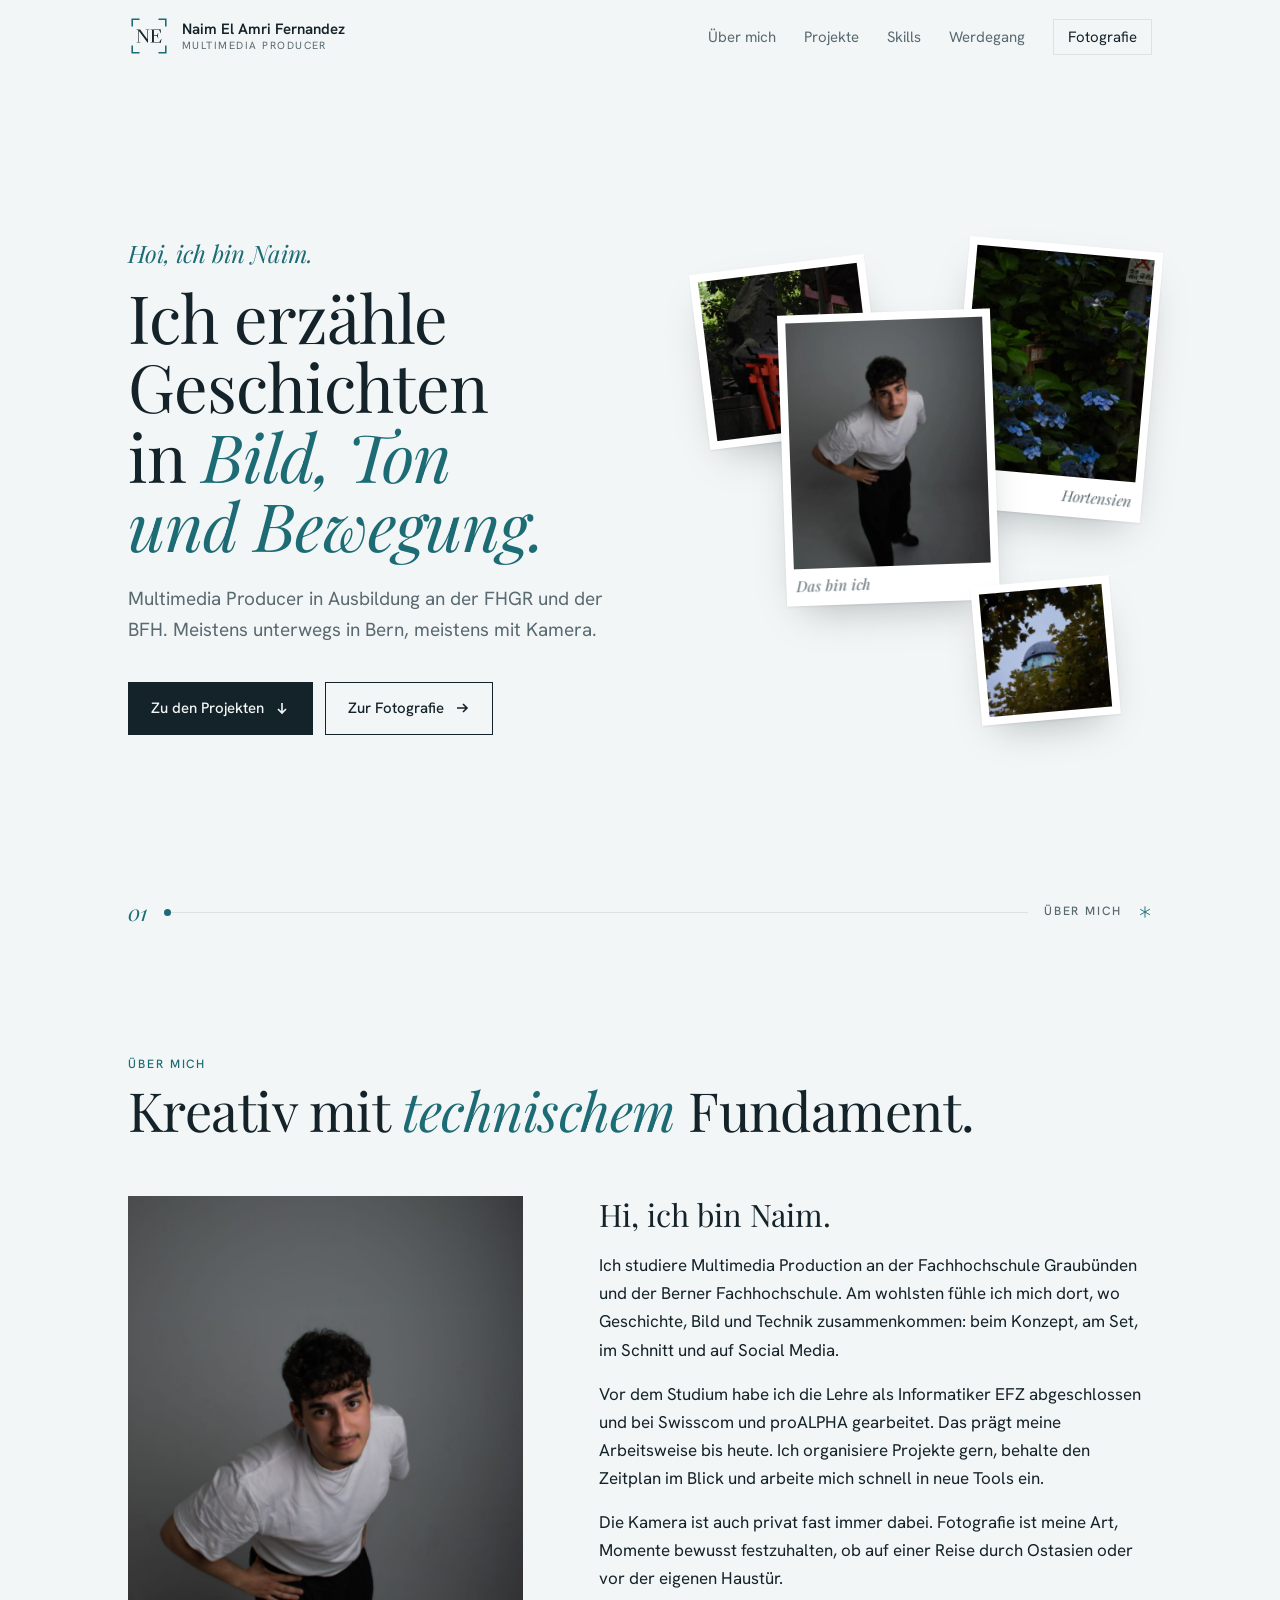
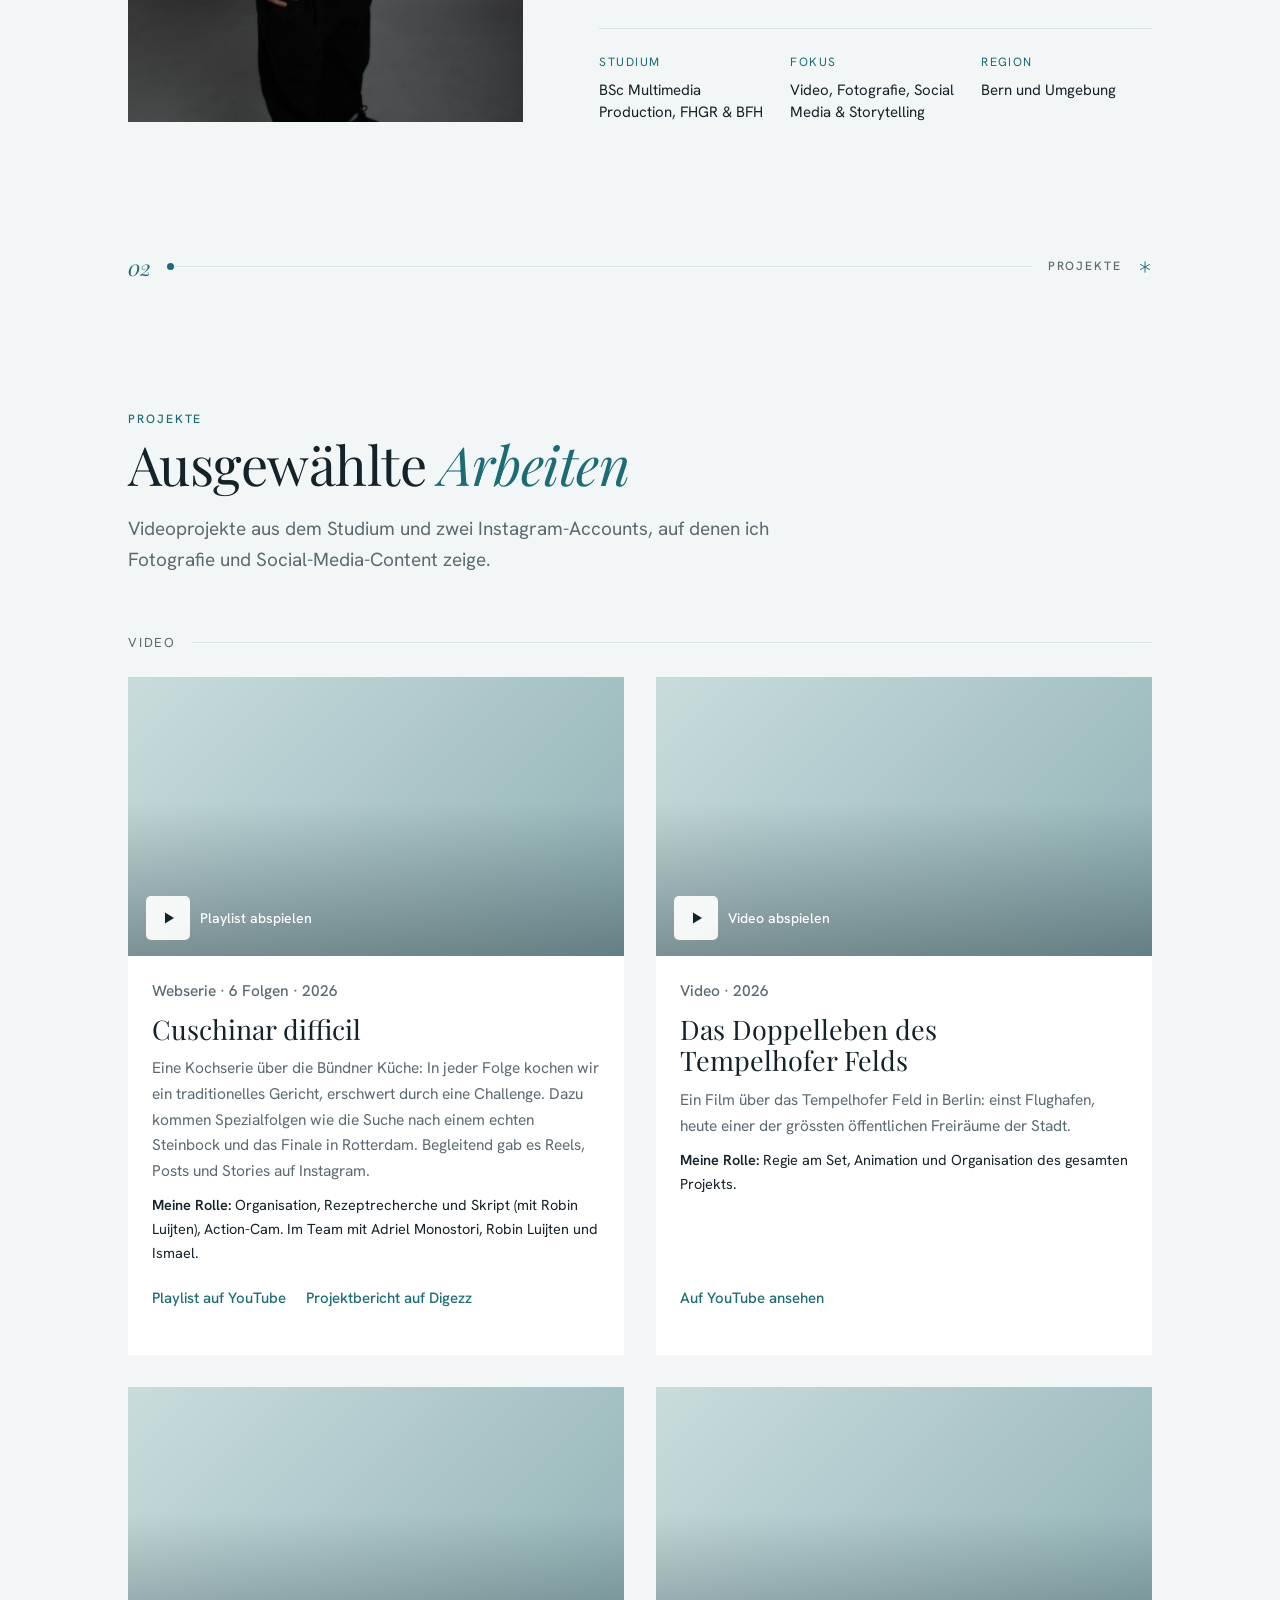
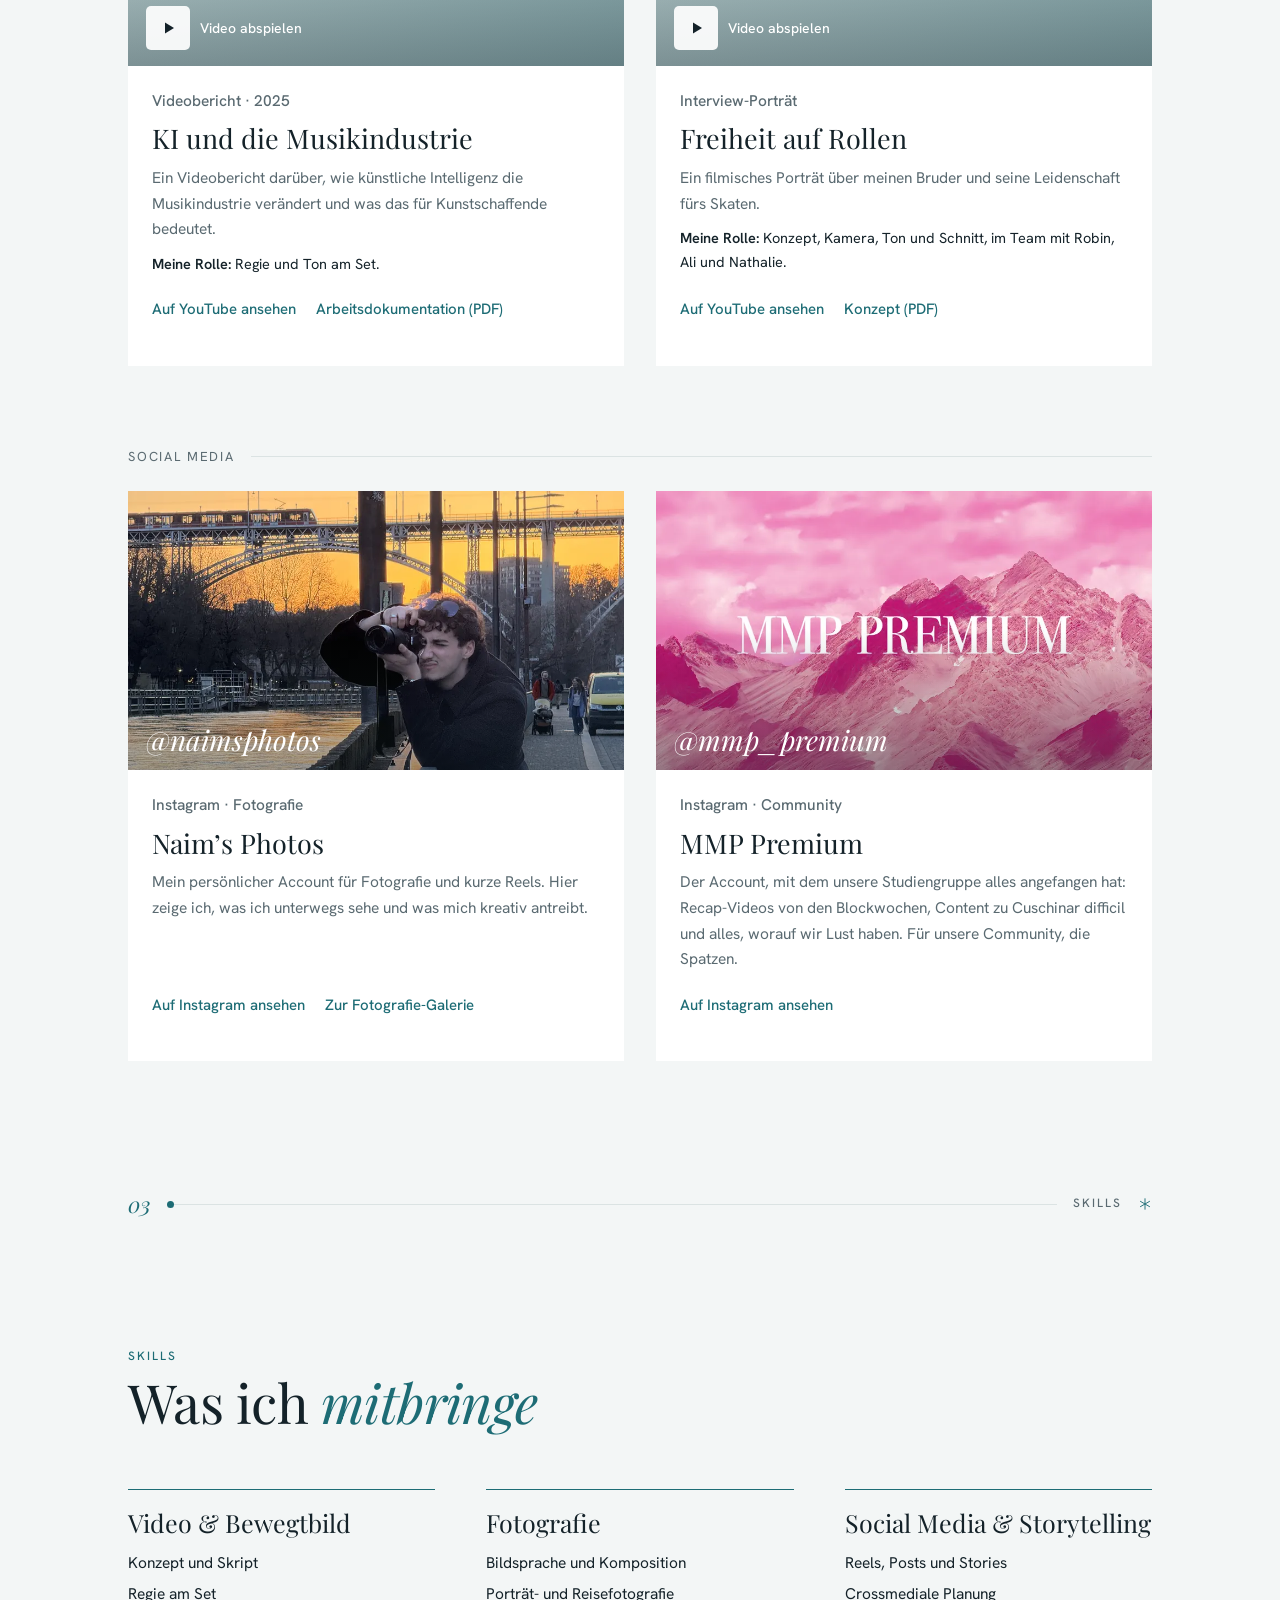
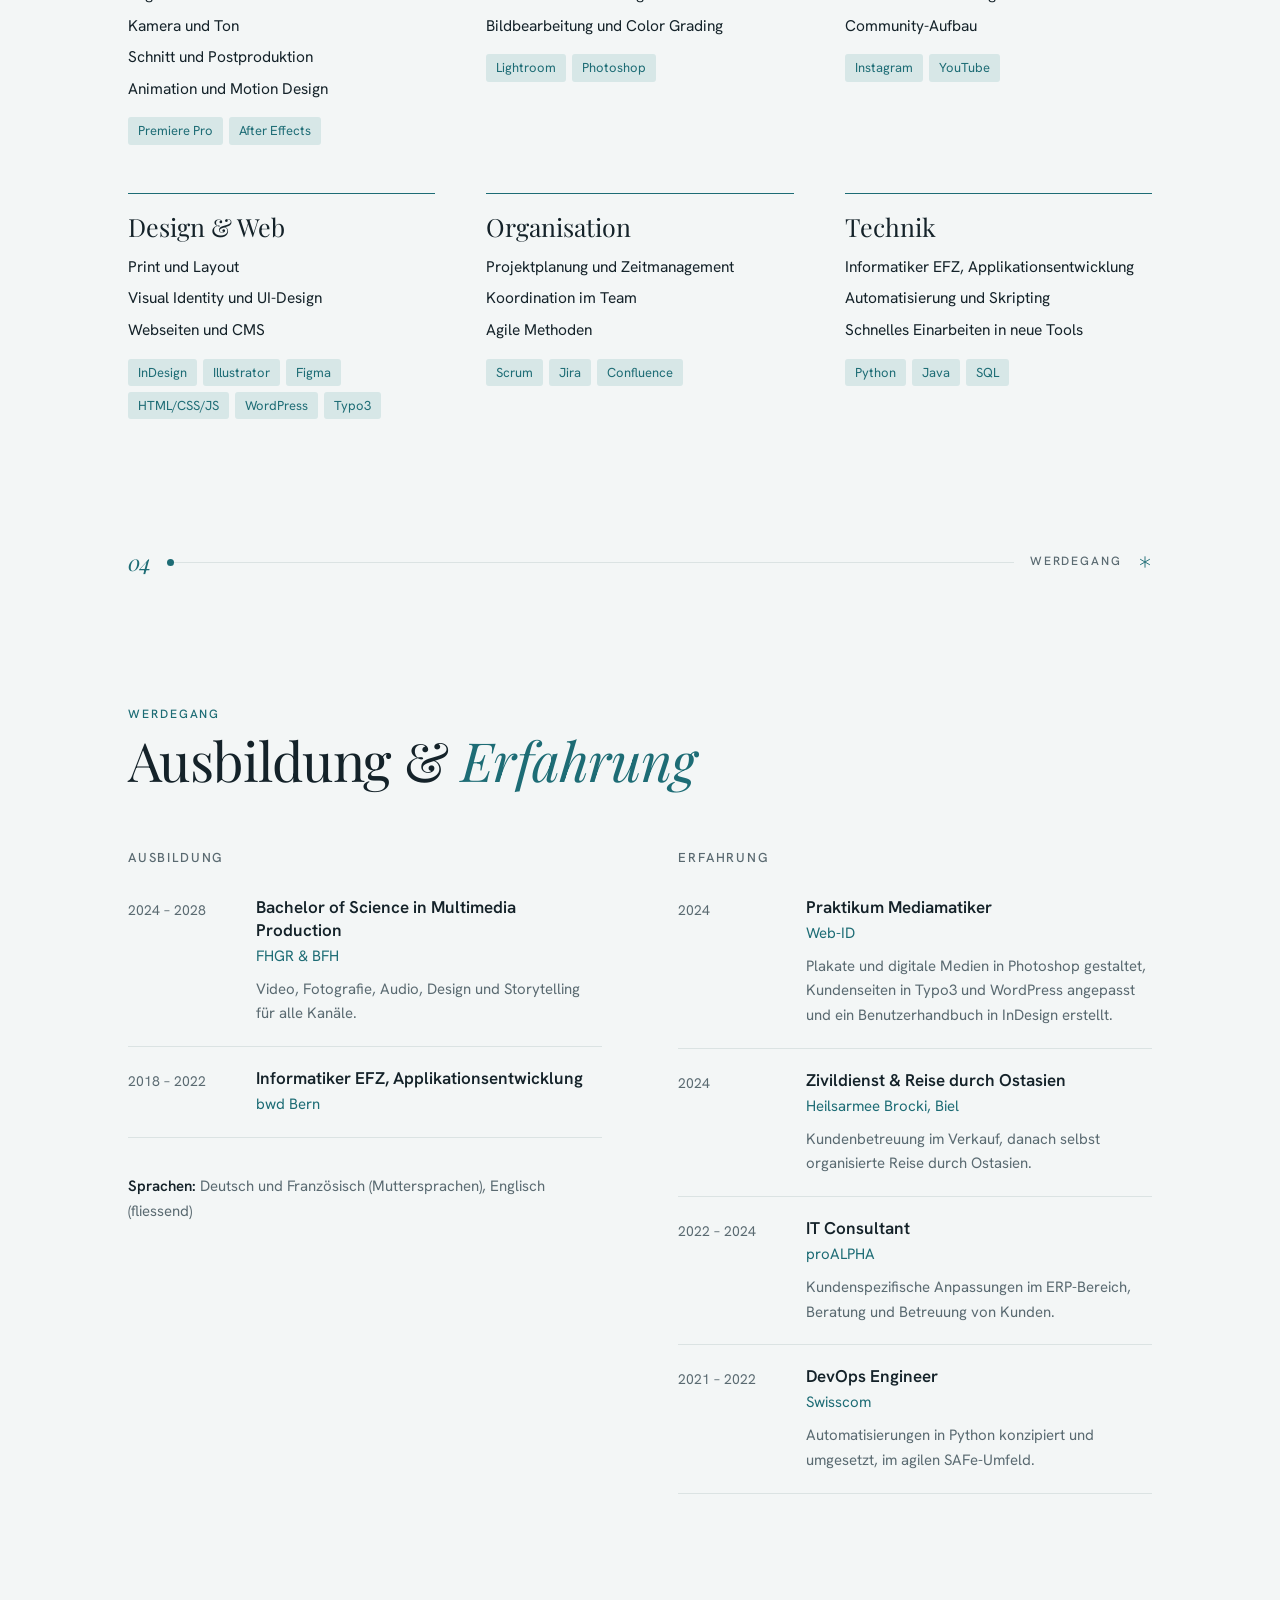
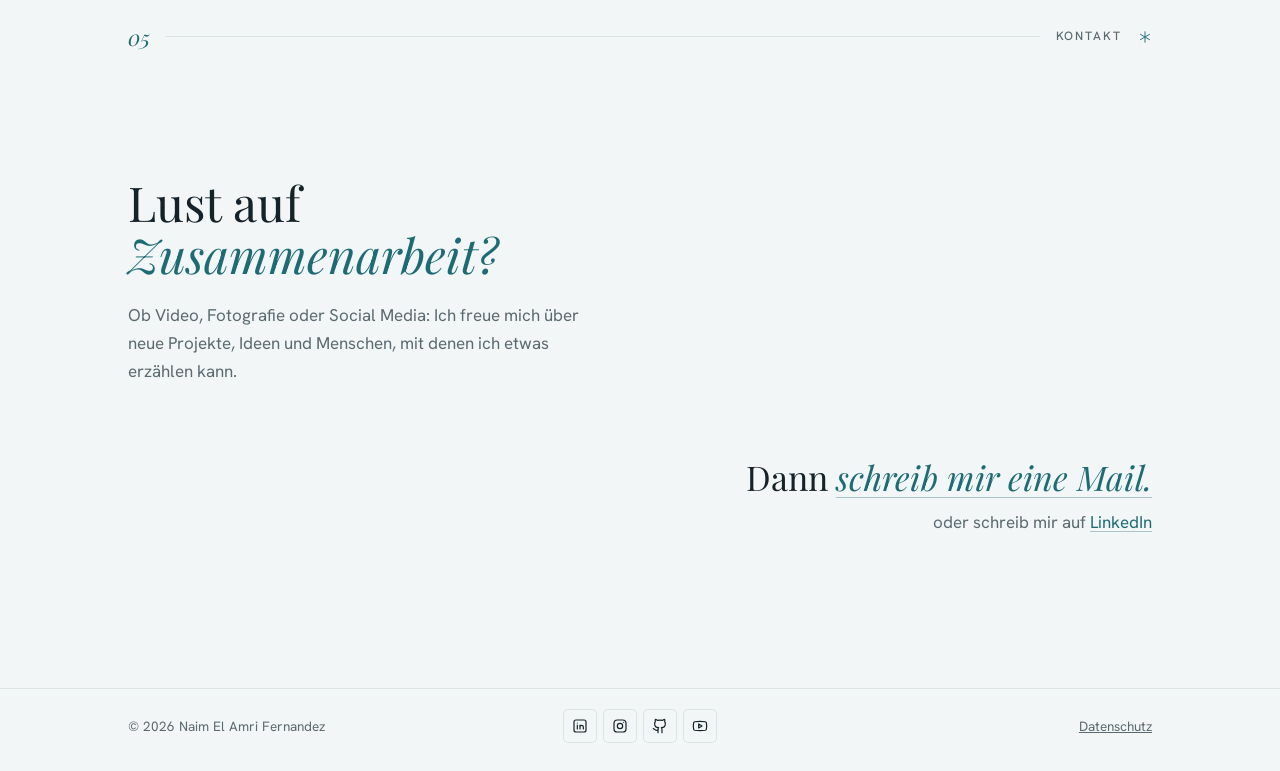
<file: index.html>
<!DOCTYPE html>
<html lang="de-CH">
  <head>
    <meta charset="UTF-8" />
    <meta name="viewport" content="width=device-width, initial-scale=1.0" />
    <title>Naim El Amri Fernandez</title>
    <meta
      name="description"
      content="Portfolio von Naim El Amri Fernandez: Video, Fotografie, Social Media und Storytelling. Multimedia Producer aus der Region Bern."
    />
    <meta property="og:title" content="Naim El Amri Fernandez" />
    <meta
      property="og:description"
      content="Video, Fotografie, Social Media und Storytelling aus der Region Bern."
    />
    <meta
      property="og:image"
      content="https://naimelamri.ch/img/portrait.jpg"
    />
    <meta name="theme-color" content="#f3f6f6" />
    <script
      async
      src="https://www.googletagmanager.com/gtag/js?id=G-XVXDZE1VRK"
    ></script>
    <script>
      window.dataLayer = window.dataLayer || [];
      function gtag() {
        dataLayer.push(arguments);
      }
      gtag("js", new Date());

      gtag("config", "G-XVXDZE1VRK");
    </script>
    <script>
      document.documentElement.classList.add("js");
    </script>
    <link rel="icon" href="img/favicon.svg" type="image/svg+xml" />
    <link rel="icon" href="img/favicon-32.png" type="image/png" sizes="32x32" />
    <link rel="apple-touch-icon" href="img/apple-touch-icon.png" />
    <link
      rel="preload"
      href="fonts/playfair-display-latin.woff2"
      as="font"
      type="font/woff2"
      crossorigin
    />
    <link rel="stylesheet" href="styles.css" />
  </head>
  <body>
    <a class="skip-link" href="#inhalt">Zum Inhalt springen</a>

    <header class="site-header">
      <div class="wrap header-inner">
        <a
          class="brand"
          href="#top"
          aria-label="Naim El Amri Fernandez, zum Seitenanfang"
        >
          <svg viewBox="0 0 80 80" aria-hidden="true">
            <path
              d="M8 22V8h14M58 8h14v14M72 58v14H58M22 72H8V58"
              fill="none"
              stroke="var(--accent)"
              stroke-width="3"
            />
            <path
              transform="translate(15.06 52.45) scale(0.0174)"
              fill="currentColor"
              d="M253 -71V-1344L54 -1401V-1430H460L1309 -276L1256 -70V-1359L1057 -1401V-1430H1501V-1401L1322 -1359V20H1284L291 -1322L319 -1360V-71L518 -29V0H74V-29ZM2444 -1039 2410 -746 2444 -455H2422L2311 -711L1832 -735V-758L2311 -786L2422 -1039ZM2754 -1036 2729 -1028 2528 -1394 2681 -1370H1826V-1430H2546L2679 -1484H2687ZM2546 -35 2785 -402 2810 -395 2704 54H2696L2568 0H1826V-60H2700ZM1586 0V-29L1765 -71V-1360L1586 -1401V-1430H1971V0Z"
            />
          </svg>
          <span class="brand-name">
            <strong>Naim El Amri Fernandez</strong>
            <small>Multimedia Producer</small>
          </span>
        </a>
        <button
          class="nav-toggle"
          type="button"
          aria-expanded="false"
          aria-controls="main-nav"
          aria-label="Menü öffnen"
        >
          <span></span><span></span><span></span>
        </button>
        <nav class="main-nav" id="main-nav" aria-label="Hauptnavigation">
          <ul>
            <li><a href="#about">Über mich</a></li>
            <li><a href="#projekte">Projekte</a></li>
            <li><a href="#skills">Skills</a></li>
            <li><a href="#werdegang">Werdegang</a></li>
            <li><a class="nav-photo" href="fotografie.html">Fotografie</a></li>
          </ul>
        </nav>
      </div>
    </header>

    <main id="inhalt">
      <section class="hero" id="top">
        <div class="wrap hero-grid">
          <div class="hero-text">
            <p class="hello reveal">Hoi, ich bin Naim.</p>
            <h1 class="reveal" style="--delay: 0.08s">
              Ich erzähle Geschichten in <em>Bild, Ton und Bewegung.</em>
            </h1>
            <p class="lead reveal" style="--delay: 0.16s">
              Multimedia Producer in Ausbildung an der FHGR und der BFH.
              Meistens unterwegs in Bern, meistens mit Kamera.
            </p>
            <div class="hero-actions reveal" style="--delay: 0.24s">
              <a class="btn btn-primary btn-scroll" href="#projekte">
                Zu den Projekten
                <svg viewBox="0 0 16 16" aria-hidden="true">
                  <path
                    d="M8 3v10M4 9l4 4 4-4"
                    fill="none"
                    stroke="currentColor"
                    stroke-width="1.6"
                  />
                </svg>
              </a>
              <a class="btn btn-ghost" href="fotografie.html">
                Zur Fotografie
                <svg viewBox="0 0 16 16" aria-hidden="true">
                  <path
                    d="M3 8h10M9 4l4 4-4 4"
                    fill="none"
                    stroke="currentColor"
                    stroke-width="1.6"
                  />
                </svg>
              </a>
            </div>
          </div>
          <div
            class="photo-stack reveal"
            style="--delay: 0.2s"
            data-parallax
            aria-hidden="true"
          >
            <figure class="print print-a" data-depth="10">
              <img
                src="img/fotografie/torii-rot-klein.webp"
                alt=""
                width="900"
                height="900"
              />
            </figure>
            <figure class="print print-b" data-depth="22">
              <img
                src="img/hero/portrait.webp"
                alt=""
                width="800"
                height="1000"
              />
              <figcaption>Das bin ich</figcaption>
            </figure>
            <figure class="print print-c" data-depth="34">
              <img
                src="img/fotografie/hortensien-klein.webp"
                alt=""
                width="600"
                height="900"
              />
              <figcaption>Hortensien</figcaption>
            </figure>
            <figure class="print print-d" data-depth="46">
              <img
                src="img/fotografie/kuppel-klein.webp"
                alt=""
                width="900"
                height="900"
              />
            </figure>
          </div>
        </div>
      </section>

      <div class="wrap chapter" aria-hidden="true">
        <span class="chapter-num">01</span>
        <span class="chapter-line"></span>
        <span class="chapter-name">Über mich</span>
        <svg class="chapter-star" viewBox="0 0 24 24">
          <path
            d="M12 3v18M4.2 7.5l15.6 9M4.2 16.5l15.6-9"
            fill="none"
            stroke="currentColor"
            stroke-width="1.6"
            stroke-linecap="round"
          />
        </svg>
      </div>

      <section class="section" id="about" aria-labelledby="about-title">
        <div class="wrap">
          <div class="section-head reveal">
            <p class="eyebrow">Über mich</p>
            <h2 class="section-title" id="about-title">
              Kreativ mit <em>technischem</em> Fundament.
            </h2>
          </div>
          <div class="about-grid">
            <figure class="about-photo reveal">
              <img
                src="img/portrait.jpg"
                width="1000"
                height="1500"
                alt="Porträt von Naim El Amri Fernandez im weissen T-Shirt vor grauem Studiohintergrund"
                loading="lazy"
              />
            </figure>
            <div class="about-text reveal" style="--delay: 0.1s">
              <h3>Hi, ich bin Naim.</h3>
              <p>
                Ich studiere Multimedia Production an der Fachhochschule
                Graubünden und der Berner Fachhochschule. Am wohlsten fühle ich
                mich dort, wo Geschichte, Bild und Technik zusammenkommen: beim
                Konzept, am Set, im Schnitt und auf Social Media.
              </p>
              <p>
                Vor dem Studium habe ich die Lehre als Informatiker EFZ
                abgeschlossen und bei Swisscom und proALPHA gearbeitet. Das
                prägt meine Arbeitsweise bis heute. Ich organisiere Projekte
                gern, behalte den Zeitplan im Blick und arbeite mich schnell in
                neue Tools ein.
              </p>
              <p>
                Die Kamera ist auch privat fast immer dabei. Fotografie ist
                meine Art, Momente bewusst festzuhalten, ob auf einer Reise
                durch Ostasien oder vor der eigenen Haustür.
              </p>
              <dl class="facts">
                <div>
                  <dt>Studium</dt>
                  <dd>BSc Multimedia Production, FHGR &amp; BFH</dd>
                </div>
                <div>
                  <dt>Fokus</dt>
                  <dd>Video, Fotografie, Social Media &amp; Storytelling</dd>
                </div>
                <div>
                  <dt>Region</dt>
                  <dd>Bern und Umgebung</dd>
                </div>
              </dl>
            </div>
          </div>
        </div>
      </section>

      <div class="wrap chapter" aria-hidden="true">
        <span class="chapter-num">02</span>
        <span class="chapter-line"></span>
        <span class="chapter-name">Projekte</span>
        <svg class="chapter-star" viewBox="0 0 24 24">
          <path
            d="M12 3v18M4.2 7.5l15.6 9M4.2 16.5l15.6-9"
            fill="none"
            stroke="currentColor"
            stroke-width="1.6"
            stroke-linecap="round"
          />
        </svg>
      </div>

      <section class="section" id="projekte" aria-labelledby="projekte-title">
        <div class="wrap">
          <div class="section-head reveal">
            <p class="eyebrow">Projekte</p>
            <h2 class="section-title" id="projekte-title">
              Ausgewählte <em>Arbeiten</em>
            </h2>
            <p class="lead">
              Videoprojekte aus dem Studium und zwei Instagram-Accounts, auf
              denen ich Fotografie und Social-Media-Content zeige.
            </p>
          </div>

          <p class="group-label reveal">Video</p>
          <div class="project-grid">
            <article class="project reveal">
              <div
                class="video"
                data-youtube="06PWau5aRFM"
                data-list="PLBDZt1fObJvuMvbIPOS-Mj3StlovrY8gO"
              >
                <button
                  class="video-play"
                  type="button"
                  aria-label="Video abspielen: Cuschinar difficil"
                >
                  <img
                    src="https://i.ytimg.com/vi/06PWau5aRFM/maxresdefault.jpg"
                    alt=""
                    loading="lazy"
                  />
                  <span class="play-icon"
                    ><i
                      ><svg viewBox="0 0 16 16">
                        <path
                          d="M4 2.5v11L13 8z"
                          fill="currentColor"
                        /></svg></i
                    >Playlist abspielen</span
                  >
                </button>
              </div>
              <div class="project-body">
                <p class="project-meta">Webserie · 6 Folgen · 2026</p>
                <h3>Cuschinar difficil</h3>
                <p>
                  Eine Kochserie über die Bündner Küche: In jeder Folge kochen
                  wir ein traditionelles Gericht, erschwert durch eine
                  Challenge. Dazu kommen Spezialfolgen wie die Suche nach einem
                  echten Steinbock und das Finale in Rotterdam. Begleitend gab
                  es Reels, Posts und Stories auf Instagram.
                </p>
                <p class="role">
                  <strong>Meine Rolle:</strong> Organisation, Rezeptrecherche
                  und Skript (mit Robin Luijten), Action-Cam. Im Team mit Adriel
                  Monostori, Robin Luijten und Ismael.
                </p>
                <ul class="project-links">
                  <li>
                    <a
                      class="text-link"
                      href="https://www.youtube.com/watch?v=06PWau5aRFM&amp;list=PLBDZt1fObJvuMvbIPOS-Mj3StlovrY8gO"
                      target="_blank"
                      rel="noopener"
                      >Playlist auf YouTube</a
                    >
                  </li>
                  <li>
                    <a
                      class="text-link"
                      href="https://www.digezz.ch/mmp-premium-cuschinar-difficil/"
                      target="_blank"
                      rel="noopener"
                      >Projektbericht auf Digezz</a
                    >
                  </li>
                </ul>
              </div>
            </article>

            <article class="project reveal" style="--delay: 0.1s">
              <div class="video" data-youtube="YZoyh-uAf_I">
                <button
                  class="video-play"
                  type="button"
                  aria-label="Video abspielen: Das Doppelleben des Tempelhofer Felds"
                >
                  <img
                    src="https://i.ytimg.com/vi/YZoyh-uAf_I/maxresdefault.jpg"
                    alt=""
                    loading="lazy"
                  />
                  <span class="play-icon"
                    ><i
                      ><svg viewBox="0 0 16 16">
                        <path
                          d="M4 2.5v11L13 8z"
                          fill="currentColor"
                        /></svg></i
                    >Video abspielen</span
                  >
                </button>
              </div>
              <div class="project-body">
                <p class="project-meta">Video · 2026</p>
                <h3>Das Doppelleben des Tempelhofer Felds</h3>
                <p>
                  Ein Film über das Tempelhofer Feld in Berlin: einst Flughafen,
                  heute einer der grössten öffentlichen Freiräume der Stadt.
                </p>
                <p class="role">
                  <strong>Meine Rolle:</strong> Regie am Set, Animation und
                  Organisation des gesamten Projekts.
                </p>
                <ul class="project-links">
                  <li>
                    <a
                      class="text-link"
                      href="https://youtu.be/YZoyh-uAf_I"
                      target="_blank"
                      rel="noopener"
                      >Auf YouTube ansehen</a
                    >
                  </li>
                </ul>
              </div>
            </article>

            <article class="project reveal">
              <div class="video" data-youtube="YFs7ns_RBXY">
                <button
                  class="video-play"
                  type="button"
                  aria-label="Video abspielen: KI und die Musikindustrie"
                >
                  <img
                    src="https://i.ytimg.com/vi/YFs7ns_RBXY/maxresdefault.jpg"
                    alt=""
                    loading="lazy"
                  />
                  <span class="play-icon"
                    ><i
                      ><svg viewBox="0 0 16 16">
                        <path
                          d="M4 2.5v11L13 8z"
                          fill="currentColor"
                        /></svg></i
                    >Video abspielen</span
                  >
                </button>
              </div>
              <div class="project-body">
                <p class="project-meta">Videobericht · 2025</p>
                <h3>KI und die Musikindustrie</h3>
                <p>
                  Ein Videobericht darüber, wie künstliche Intelligenz die
                  Musikindustrie verändert und was das für Kunstschaffende
                  bedeutet.
                </p>
                <p class="role">
                  <strong>Meine Rolle:</strong> Regie und Ton am Set.
                </p>
                <ul class="project-links">
                  <li>
                    <a
                      class="text-link"
                      href="https://youtu.be/YFs7ns_RBXY"
                      target="_blank"
                      rel="noopener"
                      >Auf YouTube ansehen</a
                    >
                  </li>
                  <li>
                    <a
                      class="text-link"
                      href="files/Arbeitsdokumentation_KI_Bericht.pdf"
                      target="_blank"
                      rel="noopener"
                      >Arbeitsdokumentation (PDF)</a
                    >
                  </li>
                </ul>
              </div>
            </article>

            <article class="project reveal" style="--delay: 0.1s">
              <div class="video" data-youtube="nBOQuyB0W94">
                <button
                  class="video-play"
                  type="button"
                  aria-label="Video abspielen: Freiheit auf Rollen"
                >
                  <img
                    src="https://i.ytimg.com/vi/nBOQuyB0W94/maxresdefault.jpg"
                    alt=""
                    loading="lazy"
                  />
                  <span class="play-icon"
                    ><i
                      ><svg viewBox="0 0 16 16">
                        <path
                          d="M4 2.5v11L13 8z"
                          fill="currentColor"
                        /></svg></i
                    >Video abspielen</span
                  >
                </button>
              </div>
              <div class="project-body">
                <p class="project-meta">Interview-Porträt</p>
                <h3>Freiheit auf Rollen</h3>
                <p>
                  Ein filmisches Porträt über meinen Bruder und seine
                  Leidenschaft fürs Skaten.
                </p>
                <p class="role">
                  <strong>Meine Rolle:</strong> Konzept, Kamera, Ton und
                  Schnitt, im Team mit Robin, Ali und Nathalie.
                </p>
                <ul class="project-links">
                  <li>
                    <a
                      class="text-link"
                      href="https://youtu.be/nBOQuyB0W94"
                      target="_blank"
                      rel="noopener"
                      >Auf YouTube ansehen</a
                    >
                  </li>
                  <li>
                    <a
                      class="text-link"
                      href="files/Konzept_Portraitvideo.pdf"
                      target="_blank"
                      rel="noopener"
                      >Konzept (PDF)</a
                    >
                  </li>
                </ul>
              </div>
            </article>
          </div>

          <p class="group-label reveal">Social Media</p>
          <div class="project-grid">
            <article class="project reveal">
              <a
                class="social-cover"
                href="https://www.instagram.com/naimsphotos/"
                target="_blank"
                rel="noopener"
                aria-label="@naimsphotos auf Instagram"
              >
                <img
                  src="img/projekte/naimsphotos-klein.webp"
                  srcset="
                    img/projekte/naimsphotos-klein.webp  900w,
                    img/projekte/naimsphotos.webp       1600w
                  "
                  sizes="(max-width: 760px) 100vw, 50vw"
                  width="1600"
                  height="900"
                  alt="Naim fotografiert an der Aare in Bern bei Sonnenuntergang"
                  loading="lazy"
                />
                <span class="social-handle">@naimsphotos</span>
              </a>
              <div class="project-body">
                <p class="project-meta">Instagram · Fotografie</p>
                <h3>Naim’s Photos</h3>
                <p>
                  Mein persönlicher Account für Fotografie und kurze Reels. Hier
                  zeige ich, was ich unterwegs sehe und was mich kreativ
                  antreibt.
                </p>
                <ul class="project-links">
                  <li>
                    <a
                      class="text-link"
                      href="https://www.instagram.com/naimsphotos/"
                      target="_blank"
                      rel="noopener"
                      >Auf Instagram ansehen</a
                    >
                  </li>
                  <li>
                    <a class="text-link" href="fotografie.html"
                      >Zur Fotografie-Galerie</a
                    >
                  </li>
                </ul>
              </div>
            </article>

            <article class="project reveal" style="--delay: 0.1s">
              <a
                class="social-cover"
                href="https://www.instagram.com/mmp_premium/"
                target="_blank"
                rel="noopener"
                aria-label="@mmp_premium auf Instagram"
              >
                <img
                  src="img/projekte/mmp-premium-klein.webp"
                  srcset="
                    img/projekte/mmp-premium-klein.webp  900w,
                    img/projekte/mmp-premium.webp       1600w
                  "
                  sizes="(max-width: 760px) 100vw, 50vw"
                  width="1600"
                  height="900"
                  alt="Banner von MMP Premium: pinke Berglandschaft mit Schriftzug"
                  loading="lazy"
                />
                <span class="social-handle">@mmp_premium</span>
              </a>
              <div class="project-body">
                <p class="project-meta">Instagram · Community</p>
                <h3>MMP Premium</h3>
                <p>
                  Der Account, mit dem unsere Studiengruppe alles angefangen
                  hat: Recap-Videos von den Blockwochen, Content zu Cuschinar
                  difficil und alles, worauf wir Lust haben. Für unsere
                  Community, die Spatzen.
                </p>
                <ul class="project-links">
                  <li>
                    <a
                      class="text-link"
                      href="https://www.instagram.com/mmp_premium/"
                      target="_blank"
                      rel="noopener"
                      >Auf Instagram ansehen</a
                    >
                  </li>
                </ul>
              </div>
            </article>
          </div>
        </div>
      </section>

      <div class="wrap chapter" aria-hidden="true">
        <span class="chapter-num">03</span>
        <span class="chapter-line"></span>
        <span class="chapter-name">Skills</span>
        <svg class="chapter-star" viewBox="0 0 24 24">
          <path
            d="M12 3v18M4.2 7.5l15.6 9M4.2 16.5l15.6-9"
            fill="none"
            stroke="currentColor"
            stroke-width="1.6"
            stroke-linecap="round"
          />
        </svg>
      </div>

      <section class="section" id="skills" aria-labelledby="skills-title">
        <div class="wrap">
          <div class="section-head reveal">
            <p class="eyebrow">Skills</p>
            <h2 class="section-title" id="skills-title">
              Was ich <em>mitbringe</em>
            </h2>
          </div>
          <div class="skills-grid">
            <div class="skill-group reveal">
              <h3>Video &amp; Bewegtbild</h3>
              <ul>
                <li>Konzept und Skript</li>
                <li>Regie am Set</li>
                <li>Kamera und Ton</li>
                <li>Schnitt und Postproduktion</li>
                <li>Animation und Motion Design</li>
              </ul>
              <div class="tools">
                <span>Premiere Pro</span><span>After Effects</span>
              </div>
            </div>
            <div class="skill-group reveal" style="--delay: 0.08s">
              <h3>Fotografie</h3>
              <ul>
                <li>Bildsprache und Komposition</li>
                <li>Porträt- und Reisefotografie</li>
                <li>Bildbearbeitung und Color Grading</li>
              </ul>
              <div class="tools">
                <span>Lightroom</span><span>Photoshop</span>
              </div>
            </div>
            <div class="skill-group reveal" style="--delay: 0.16s">
              <h3>Social Media &amp; Storytelling</h3>
              <ul>
                <li>Reels, Posts und Stories</li>
                <li>Crossmediale Planung</li>
                <li>Community-Aufbau</li>
              </ul>
              <div class="tools">
                <span>Instagram</span><span>YouTube</span>
              </div>
            </div>
            <div class="skill-group reveal">
              <h3>Design &amp; Web</h3>
              <ul>
                <li>Print und Layout</li>
                <li>Visual Identity und UI-Design</li>
                <li>Webseiten und CMS</li>
              </ul>
              <div class="tools">
                <span>InDesign</span><span>Illustrator</span><span>Figma</span
                ><span>HTML/CSS/JS</span><span>WordPress</span
                ><span>Typo3</span>
              </div>
            </div>
            <div class="skill-group reveal" style="--delay: 0.08s">
              <h3>Organisation</h3>
              <ul>
                <li>Projektplanung und Zeitmanagement</li>
                <li>Koordination im Team</li>
                <li>Agile Methoden</li>
              </ul>
              <div class="tools">
                <span>Scrum</span><span>Jira</span><span>Confluence</span>
              </div>
            </div>
            <div class="skill-group reveal" style="--delay: 0.16s">
              <h3>Technik</h3>
              <ul>
                <li>Informatiker EFZ, Applikationsentwicklung</li>
                <li>Automatisierung und Skripting</li>
                <li>Schnelles Einarbeiten in neue Tools</li>
              </ul>
              <div class="tools">
                <span>Python</span><span>Java</span><span>SQL</span>
              </div>
            </div>
          </div>
        </div>
      </section>

      <div class="wrap chapter" aria-hidden="true">
        <span class="chapter-num">04</span>
        <span class="chapter-line"></span>
        <span class="chapter-name">Werdegang</span>
        <svg class="chapter-star" viewBox="0 0 24 24">
          <path
            d="M12 3v18M4.2 7.5l15.6 9M4.2 16.5l15.6-9"
            fill="none"
            stroke="currentColor"
            stroke-width="1.6"
            stroke-linecap="round"
          />
        </svg>
      </div>

      <section class="section" id="werdegang" aria-labelledby="werdegang-title">
        <div class="wrap">
          <div class="section-head reveal">
            <p class="eyebrow">Werdegang</p>
            <h2 class="section-title" id="werdegang-title">
              Ausbildung &amp; <em>Erfahrung</em>
            </h2>
          </div>
          <div class="cv-grid">
            <div class="cv-col reveal">
              <h3>Ausbildung</h3>
              <ol class="cv-list">
                <li class="cv-item">
                  <span class="cv-date">2024 – 2028</span>
                  <div>
                    <h4>Bachelor of Science in Multimedia Production</h4>
                    <p class="where">FHGR &amp; BFH</p>
                    <p>
                      Video, Fotografie, Audio, Design und Storytelling für alle
                      Kanäle.
                    </p>
                  </div>
                </li>
                <li class="cv-item">
                  <span class="cv-date">2018 – 2022</span>
                  <div>
                    <h4>Informatiker EFZ, Applikationsentwicklung</h4>
                    <p class="where">bwd Bern</p>
                  </div>
                </li>
              </ol>
              <p class="languages">
                <strong>Sprachen:</strong> Deutsch und Französisch
                (Muttersprachen), Englisch (fliessend)
              </p>
            </div>
            <div class="cv-col reveal" style="--delay: 0.1s">
              <h3>Erfahrung</h3>
              <ol class="cv-list">
                <li class="cv-item">
                  <span class="cv-date">2024</span>
                  <div>
                    <h4>Praktikum Mediamatiker</h4>
                    <p class="where">Web-ID</p>
                    <p>
                      Plakate und digitale Medien in Photoshop gestaltet,
                      Kundenseiten in Typo3 und WordPress angepasst und ein
                      Benutzerhandbuch in InDesign erstellt.
                    </p>
                  </div>
                </li>
                <li class="cv-item">
                  <span class="cv-date">2024</span>
                  <div>
                    <h4>Zivildienst &amp; Reise durch Ostasien</h4>
                    <p class="where">Heilsarmee Brocki, Biel</p>
                    <p>
                      Kundenbetreuung im Verkauf, danach selbst organisierte
                      Reise durch Ostasien.
                    </p>
                  </div>
                </li>
                <li class="cv-item">
                  <span class="cv-date">2022 – 2024</span>
                  <div>
                    <h4>IT Consultant</h4>
                    <p class="where">proALPHA</p>
                    <p>
                      Kundenspezifische Anpassungen im ERP-Bereich, Beratung und
                      Betreuung von Kunden.
                    </p>
                  </div>
                </li>
                <li class="cv-item">
                  <span class="cv-date">2021 – 2022</span>
                  <div>
                    <h4>DevOps Engineer</h4>
                    <p class="where">Swisscom</p>
                    <p>
                      Automatisierungen in Python konzipiert und umgesetzt, im
                      agilen SAFe-Umfeld.
                    </p>
                  </div>
                </li>
              </ol>
            </div>
          </div>
        </div>
      </section>
    </main>

    <div class="wrap chapter chapter--plain" aria-hidden="true">
      <span class="chapter-num">05</span>
      <span class="chapter-line"></span>
      <span class="chapter-name">Kontakt</span>
      <svg class="chapter-star" viewBox="0 0 24 24">
        <path
          d="M12 3v18M4.2 7.5l15.6 9M4.2 16.5l15.6-9"
          fill="none"
          stroke="currentColor"
          stroke-width="1.6"
          stroke-linecap="round"
        />
      </svg>
    </div>

    <section class="contact" id="kontakt" aria-labelledby="kontakt-title">
      <div class="wrap">
        <div class="contact-q reveal" style="--reveal-x: -32px">
          <h2 class="contact-title" id="kontakt-title">
            Lust auf <em>Zusammenarbeit?</em>
          </h2>
          <p class="contact-text">
            Ob Video, Fotografie oder Social Media: Ich freue mich über neue
            Projekte, Ideen und Menschen, mit denen ich etwas erzählen kann.
          </p>
        </div>
        <div class="contact-a">
          <p
            class="contact-reply reveal"
            style="--reveal-x: 32px; --delay: 0.15s"
          >
            Dann
            <a
              class="mail-link"
              href="https://linkedin.com/in/naim-el-amri-fernandez"
              data-user="naimelamri"
              data-domain="outlook.com"
              target="_blank"
              rel="noopener"
              >schreib mir eine Mail.</a
            >
          </p>
          <p class="contact-alt reveal" style="--reveal-x: 32px; --delay: 0.5s">
            oder schreib mir auf
            <a
              href="https://linkedin.com/in/naim-el-amri-fernandez"
              target="_blank"
              rel="noopener"
              >LinkedIn</a
            >
          </p>
        </div>
      </div>
    </section>

    <footer class="site-footer site-footer--bar">
      <div class="wrap footer-bar">
        <span>© 2026 Naim El Amri Fernandez</span>
        <ul class="social social--small">
          <li>
            <a
              href="https://linkedin.com/in/naim-el-amri-fernandez"
              target="_blank"
              rel="noopener"
              aria-label="LinkedIn"
            >
              <svg
                viewBox="0 0 24 24"
                fill="none"
                stroke="currentColor"
                stroke-width="1.8"
                stroke-linecap="round"
                stroke-linejoin="round"
                aria-hidden="true"
              >
                <rect x="3" y="3" width="18" height="18" rx="3" />
                <path
                  d="M8 10.5v6M8 7.5v.01M12 16.5v-6M12 13.5a2.5 2.5 0 0 1 5 0v3"
                />
              </svg>
            </a>
          </li>
          <li>
            <a
              href="https://www.instagram.com/naimsphotos/"
              target="_blank"
              rel="noopener"
              aria-label="Instagram"
            >
              <svg
                viewBox="0 0 24 24"
                fill="none"
                stroke="currentColor"
                stroke-width="1.8"
                stroke-linecap="round"
                stroke-linejoin="round"
                aria-hidden="true"
              >
                <rect x="3" y="3" width="18" height="18" rx="5" />
                <circle cx="12" cy="12" r="4" />
                <path d="M17.5 6.5v.01" />
              </svg>
            </a>
          </li>
          <li>
            <a
              href="https://github.com/NaimElAmri"
              target="_blank"
              rel="noopener"
              aria-label="GitHub"
            >
              <svg
                viewBox="0 0 24 24"
                fill="none"
                stroke="currentColor"
                stroke-width="1.8"
                stroke-linecap="round"
                stroke-linejoin="round"
                aria-hidden="true"
              >
                <path
                  d="M15 22v-4a4.8 4.8 0 0 0-1-3.5c3 0 6-2 6-5.5.08-1.25-.27-2.48-1-3.5.28-1.15.28-2.35 0-3.5 0 0-1 0-3 1.5-2.64-.5-5.36-.5-8 0C6 2 5 2 5 2c-.3 1.15-.3 2.35 0 3.5A5.4 5.4 0 0 0 4 9c0 3.5 3 5.5 6 5.5-.39.49-.68 1.05-.85 1.65-.17.6-.22 1.23-.15 1.85v4"
                />
                <path d="M9 18c-4.51 2-5-2-7-2" />
              </svg>
            </a>
          </li>
          <li>
            <a
              href="https://www.youtube.com/@MMP-Premium"
              target="_blank"
              rel="noopener"
              aria-label="YouTube: MMP Premium"
            >
              <svg
                viewBox="0 0 24 24"
                fill="none"
                stroke="currentColor"
                stroke-width="1.8"
                stroke-linecap="round"
                stroke-linejoin="round"
                aria-hidden="true"
              >
                <path
                  d="M2.5 17a24.1 24.1 0 0 1 0-10 2 2 0 0 1 1.4-1.4 49.6 49.6 0 0 1 16.2 0A2 2 0 0 1 21.5 7a24.1 24.1 0 0 1 0 10 2 2 0 0 1-1.4 1.4 49.6 49.6 0 0 1-16.2 0A2 2 0 0 1 2.5 17"
                />
                <path d="m10 15 5-3-5-3z" />
              </svg>
            </a>
          </li>
        </ul>
        <a href="datenschutz.html">Datenschutz</a>
      </div>
    </footer>

    <script src="script.js"></script>
  </body>
</html>
</file>
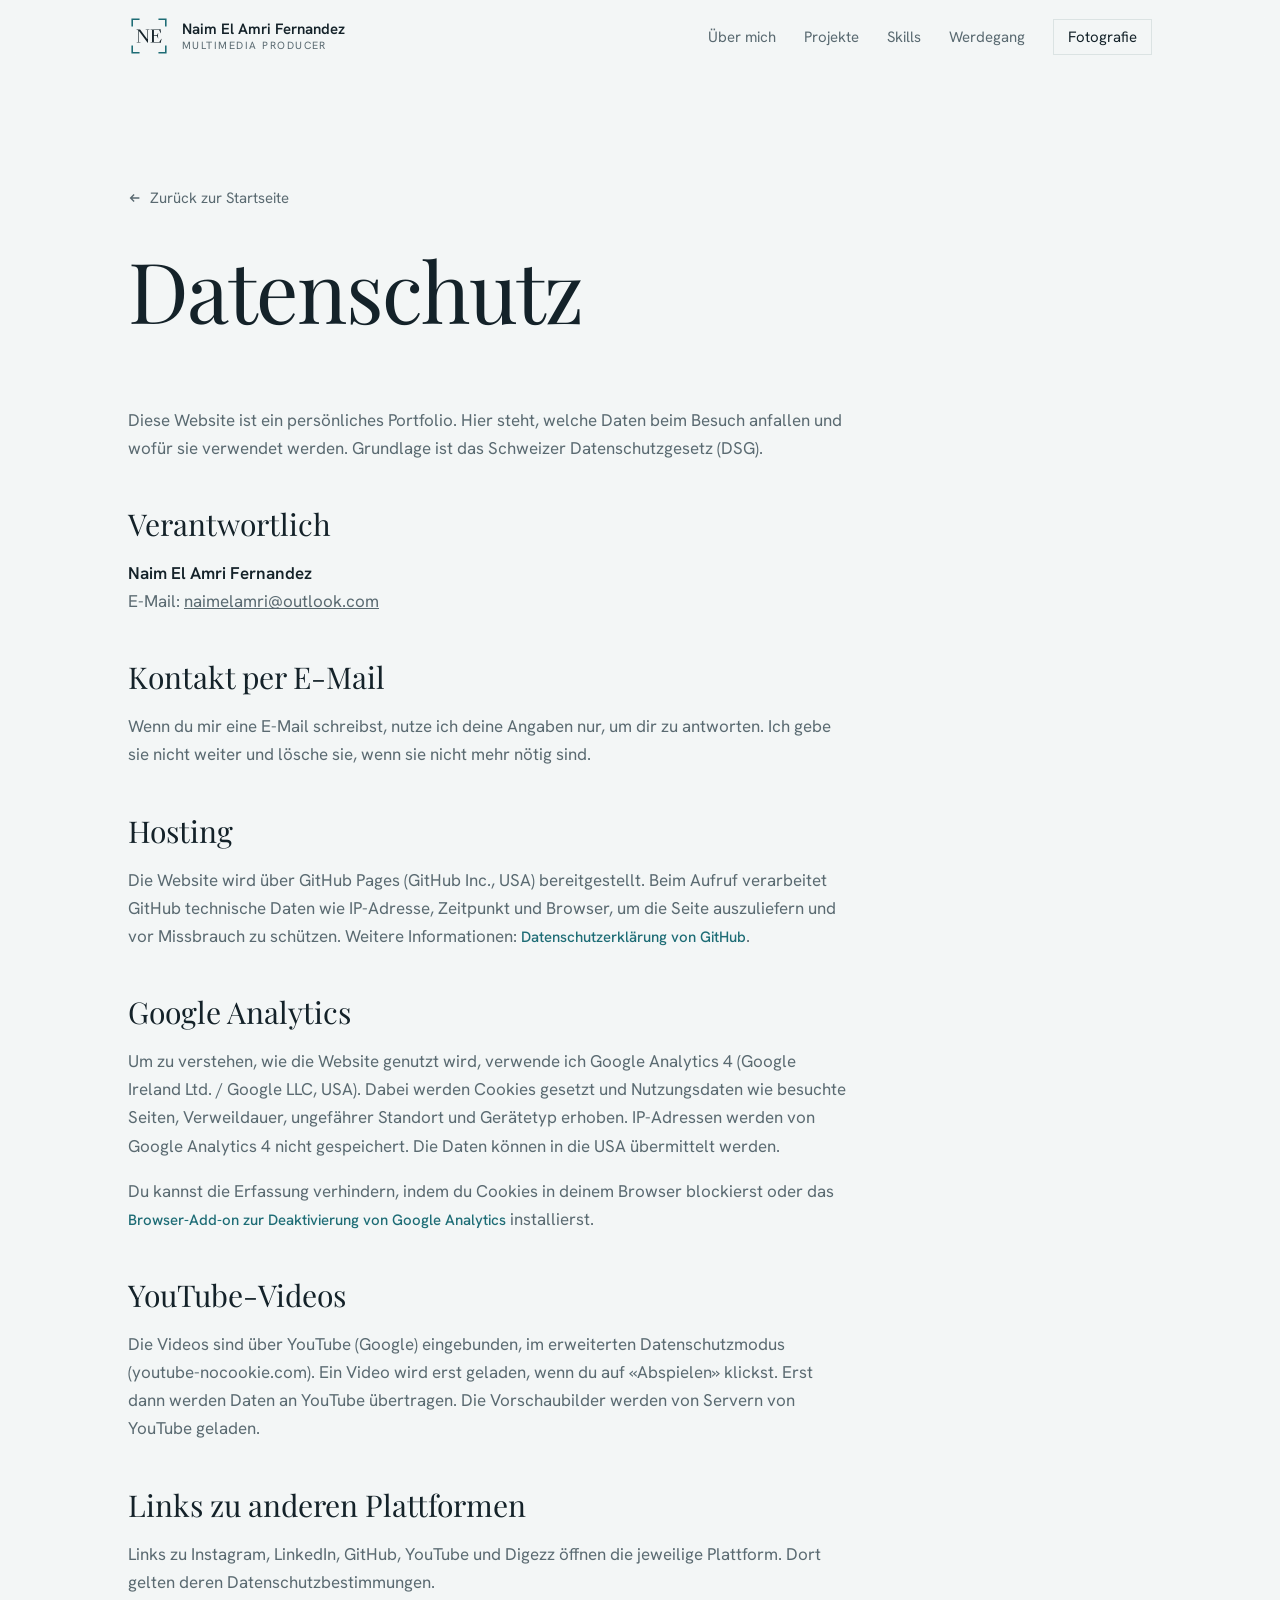
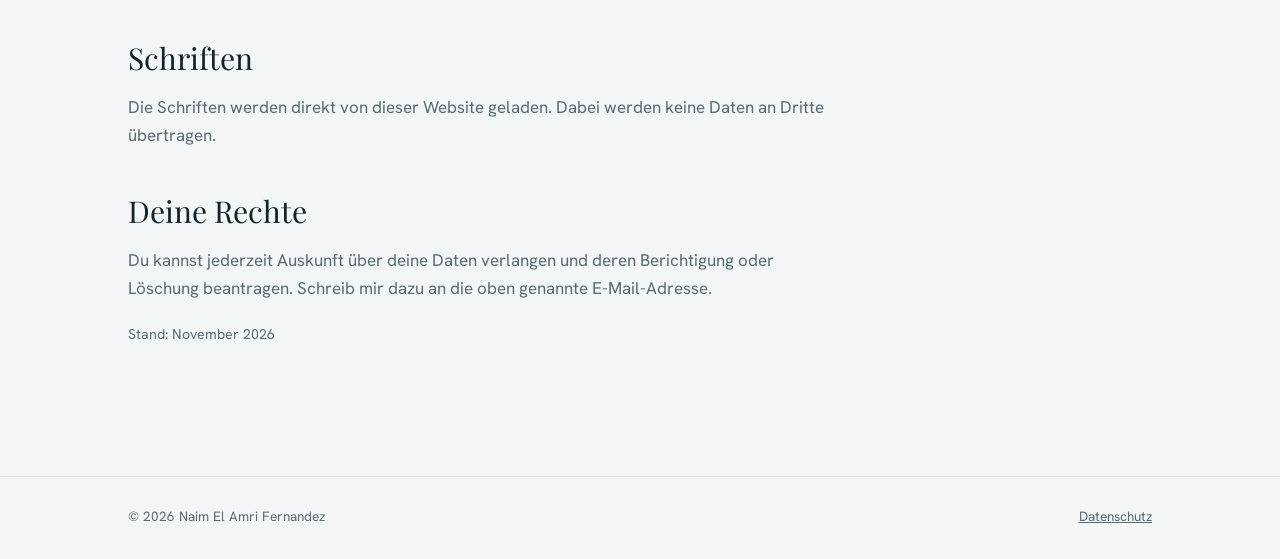
<file: datenschutz.html>
<!DOCTYPE html>
<html lang="de-CH">
  <head>
    <meta charset="UTF-8" />
    <meta name="viewport" content="width=device-width, initial-scale=1.0" />
    <title>Datenschutz – Naim El Amri Fernandez</title>
    <meta
      name="description"
      content="Datenschutzerklärung für naimelamri.ch."
    />
    <meta name="theme-color" content="#f3f6f6" />
    <script
      async
      src="https://www.googletagmanager.com/gtag/js?id=G-XVXDZE1VRK"
    ></script>
    <script>
      window.dataLayer = window.dataLayer || [];
      function gtag() {
        dataLayer.push(arguments);
      }
      gtag("js", new Date());

      gtag("config", "G-XVXDZE1VRK");
    </script>
    <script>
      document.documentElement.classList.add("js");
    </script>
    <link rel="icon" href="img/favicon.svg" type="image/svg+xml" />
    <link rel="icon" href="img/favicon-32.png" type="image/png" sizes="32x32" />
    <link rel="apple-touch-icon" href="img/apple-touch-icon.png" />
    <link
      rel="preload"
      href="fonts/playfair-display-latin.woff2"
      as="font"
      type="font/woff2"
      crossorigin
    />
    <link rel="stylesheet" href="styles.css" />
  </head>
  <body>
    <a class="skip-link" href="#inhalt">Zum Inhalt springen</a>

    <header class="site-header">
      <div class="wrap header-inner">
        <a
          class="brand"
          href="index.html"
          aria-label="Naim El Amri Fernandez, zur Startseite"
        >
          <svg viewBox="0 0 80 80" aria-hidden="true">
            <path
              d="M8 22V8h14M58 8h14v14M72 58v14H58M22 72H8V58"
              fill="none"
              stroke="var(--accent)"
              stroke-width="3"
            />
            <path
              transform="translate(15.06 52.45) scale(0.0174)"
              fill="currentColor"
              d="M253 -71V-1344L54 -1401V-1430H460L1309 -276L1256 -70V-1359L1057 -1401V-1430H1501V-1401L1322 -1359V20H1284L291 -1322L319 -1360V-71L518 -29V0H74V-29ZM2444 -1039 2410 -746 2444 -455H2422L2311 -711L1832 -735V-758L2311 -786L2422 -1039ZM2754 -1036 2729 -1028 2528 -1394 2681 -1370H1826V-1430H2546L2679 -1484H2687ZM2546 -35 2785 -402 2810 -395 2704 54H2696L2568 0H1826V-60H2700ZM1586 0V-29L1765 -71V-1360L1586 -1401V-1430H1971V0Z"
            />
          </svg>
          <span class="brand-name">
            <strong>Naim El Amri Fernandez</strong>
            <small>Multimedia Producer</small>
          </span>
        </a>
        <button
          class="nav-toggle"
          type="button"
          aria-expanded="false"
          aria-controls="main-nav"
          aria-label="Menü öffnen"
        >
          <span></span><span></span><span></span>
        </button>
        <nav class="main-nav" id="main-nav" aria-label="Hauptnavigation">
          <ul>
            <li><a href="index.html#about">Über mich</a></li>
            <li><a href="index.html#projekte">Projekte</a></li>
            <li><a href="index.html#skills">Skills</a></li>
            <li><a href="index.html#werdegang">Werdegang</a></li>
            <li><a class="nav-photo" href="fotografie.html">Fotografie</a></li>
          </ul>
        </nav>
      </div>
    </header>

    <main id="inhalt">
      <section class="page-intro">
        <div class="wrap">
          <a class="back-link" href="index.html">
            <svg viewBox="0 0 16 16" aria-hidden="true">
              <path
                d="M13 8H3M7 4L3 8l4 4"
                fill="none"
                stroke="currentColor"
                stroke-width="1.6"
              />
            </svg>
            Zurück zur Startseite
          </a>
          <h1 style="margin-top: 32px">Datenschutz</h1>
        </div>
      </section>
      <div class="wrap">
        <article class="legal">
          <p>
            Diese Website ist ein persönliches Portfolio. Hier steht, welche
            Daten beim Besuch anfallen und wofür sie verwendet werden. Grundlage
            ist das Schweizer Datenschutzgesetz (DSG).
          </p>

          <h2>Verantwortlich</h2>
          <p>
            <strong>Naim El Amri Fernandez</strong><br />
            E-Mail:
            <a href="mailto:naimelamri@outlook.com">naimelamri@outlook.com</a>
          </p>

          <h2>Kontakt per E-Mail</h2>
          <p>
            Wenn du mir eine E-Mail schreibst, nutze ich deine Angaben nur, um
            dir zu antworten. Ich gebe sie nicht weiter und lösche sie, wenn sie
            nicht mehr nötig sind.
          </p>

          <h2>Hosting</h2>
          <p>
            Die Website wird über GitHub Pages (GitHub Inc., USA)
            bereitgestellt. Beim Aufruf verarbeitet GitHub technische Daten wie
            IP-Adresse, Zeitpunkt und Browser, um die Seite auszuliefern und vor
            Missbrauch zu schützen. Weitere Informationen:
            <a
              class="text-link"
              href="https://docs.github.com/de/site-policy/privacy-policies/github-general-privacy-statement"
              target="_blank"
              rel="noopener"
              >Datenschutzerklärung von GitHub</a
            >.
          </p>

          <h2>Google Analytics</h2>
          <p>
            Um zu verstehen, wie die Website genutzt wird, verwende ich Google
            Analytics 4 (Google Ireland Ltd. / Google LLC, USA). Dabei werden
            Cookies gesetzt und Nutzungsdaten wie besuchte Seiten, Verweildauer,
            ungefährer Standort und Gerätetyp erhoben. IP-Adressen werden von
            Google Analytics 4 nicht gespeichert. Die Daten können in die USA
            übermittelt werden.
          </p>
          <p>
            Du kannst die Erfassung verhindern, indem du Cookies in deinem
            Browser blockierst oder das
            <a
              class="text-link"
              href="https://tools.google.com/dlpage/gaoptout?hl=de"
              target="_blank"
              rel="noopener"
              >Browser-Add-on zur Deaktivierung von Google Analytics</a
            >
            installierst.
          </p>

          <h2>YouTube-Videos</h2>
          <p>
            Die Videos sind über YouTube (Google) eingebunden, im erweiterten
            Datenschutzmodus (youtube-nocookie.com). Ein Video wird erst
            geladen, wenn du auf «Abspielen» klickst. Erst dann werden Daten an
            YouTube übertragen. Die Vorschaubilder werden von Servern von
            YouTube geladen.
          </p>

          <h2>Links zu anderen Plattformen</h2>
          <p>
            Links zu Instagram, LinkedIn, GitHub, YouTube und Digezz öffnen die
            jeweilige Plattform. Dort gelten deren Datenschutzbestimmungen.
          </p>

          <h2>Schriften</h2>
          <p>
            Die Schriften werden direkt von dieser Website geladen. Dabei werden
            keine Daten an Dritte übertragen.
          </p>

          <h2>Deine Rechte</h2>
          <p>
            Du kannst jederzeit Auskunft über deine Daten verlangen und deren
            Berichtigung oder Löschung beantragen. Schreib mir dazu an die oben
            genannte E-Mail-Adresse.
          </p>

          <p><small>Stand: November 2026</small></p>
        </article>
      </div>
    </main>

    <footer class="site-footer site-footer--plain">
      <div class="wrap">
        <div class="footer-bottom footer-bottom--plain">
          <span>© 2026 Naim El Amri Fernandez</span>
          <a href="datenschutz.html">Datenschutz</a>
        </div>
      </div>
    </footer>

    <script src="script.js"></script>
  </body>
</html>
</file>
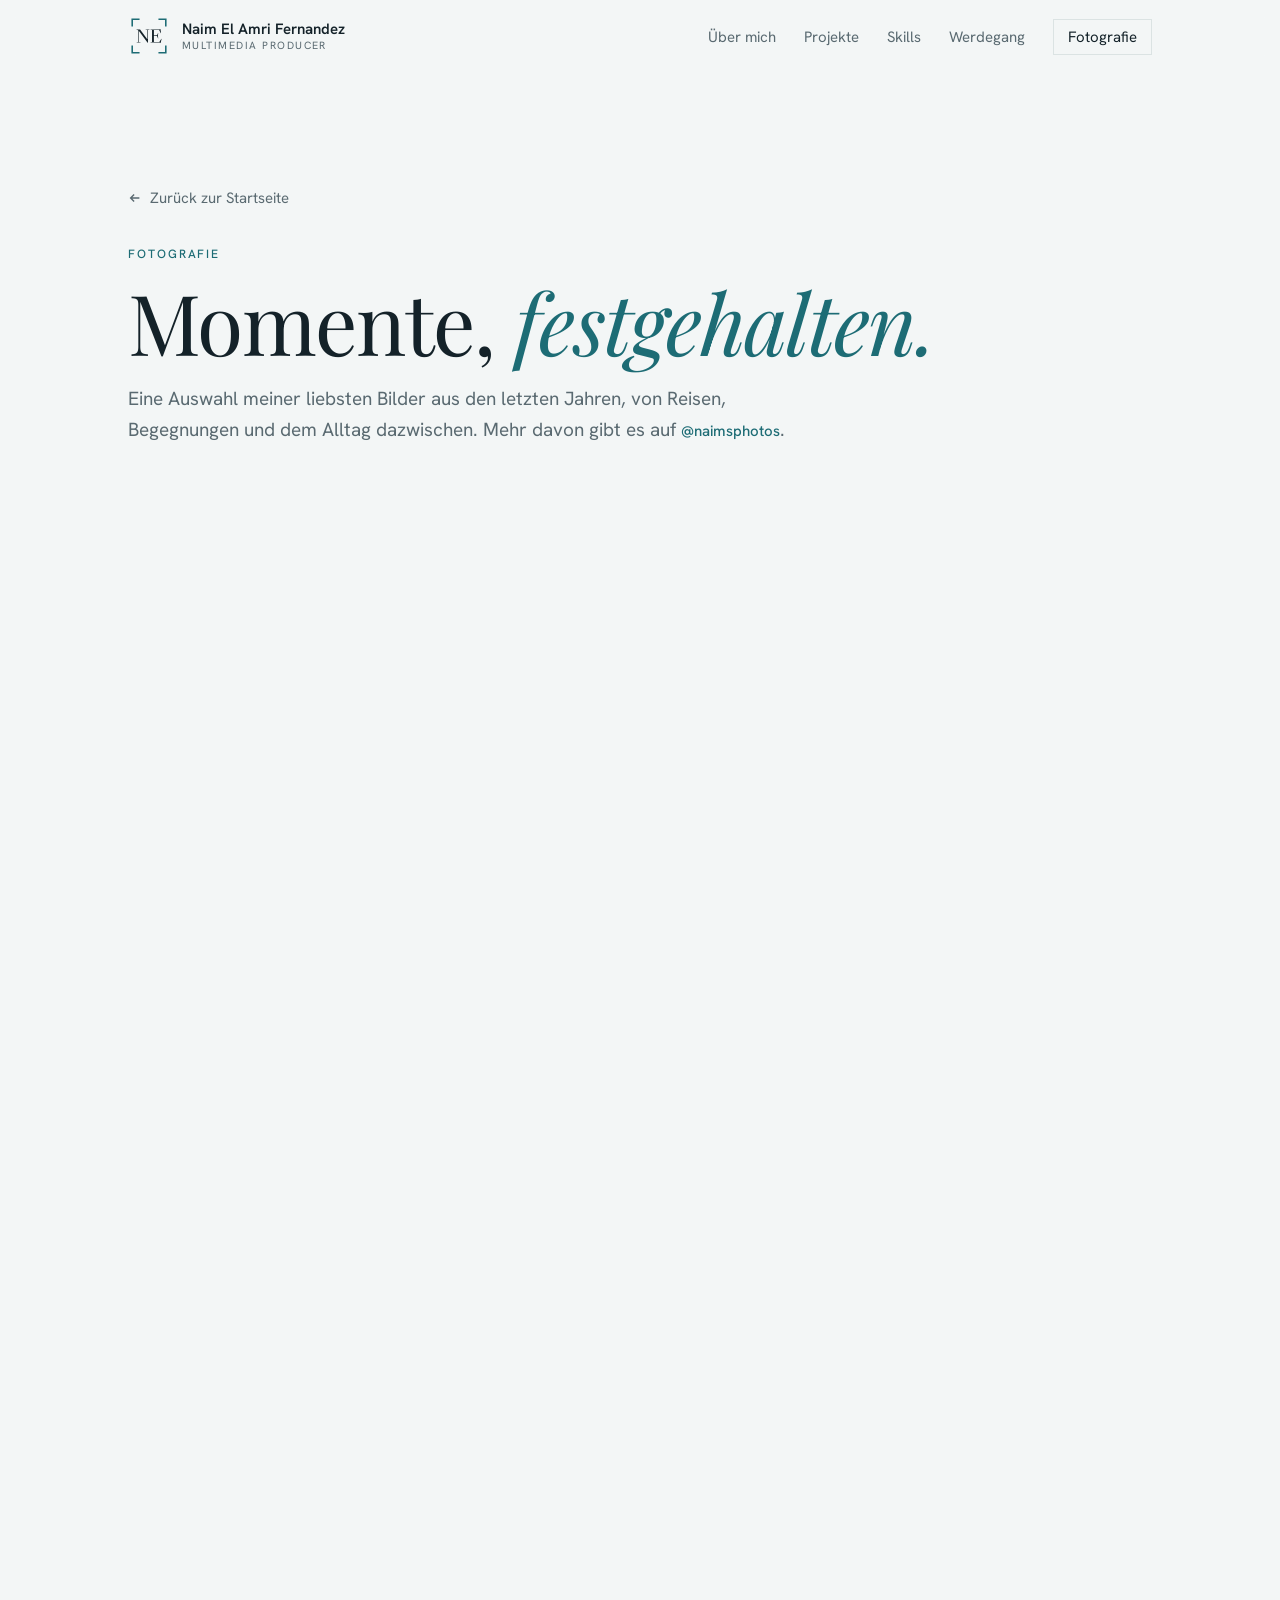
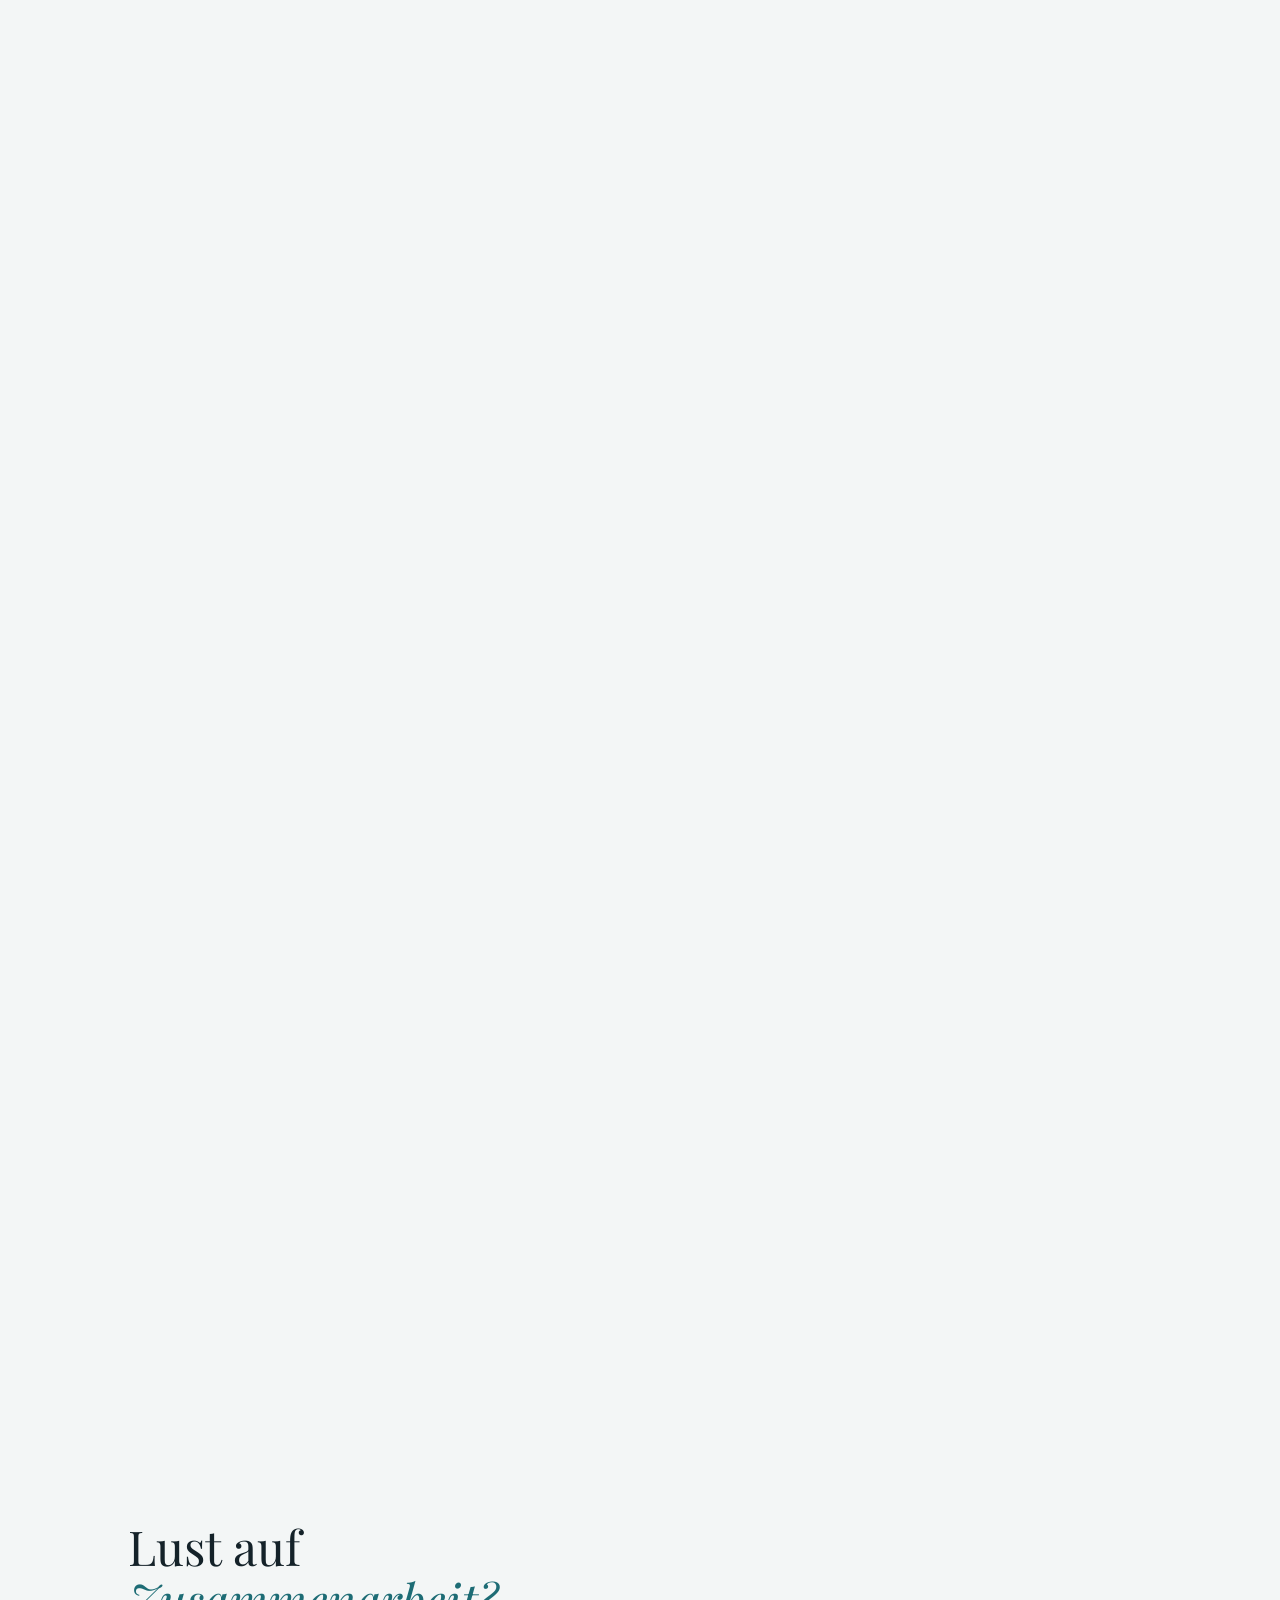
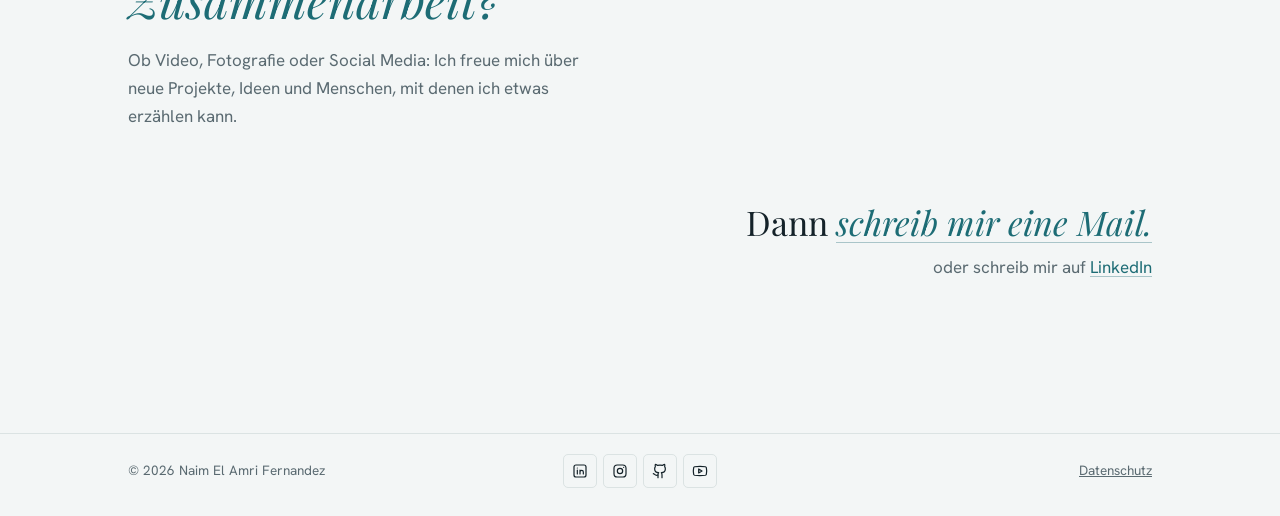
<file: fotografie.html>
<!DOCTYPE html>
<html lang="de-CH">
  <head>
    <meta charset="UTF-8" />
    <meta name="viewport" content="width=device-width, initial-scale=1.0" />
    <title>Fotografie – Naim El Amri Fernandez</title>
    <meta
      name="description"
      content="Ausgewählte Fotografien von Naim El Amri Fernandez."
    />
    <meta name="theme-color" content="#f3f6f6" />
    <script
      async
      src="https://www.googletagmanager.com/gtag/js?id=G-XVXDZE1VRK"
    ></script>
    <script>
      window.dataLayer = window.dataLayer || [];
      function gtag() {
        dataLayer.push(arguments);
      }
      gtag("js", new Date());

      gtag("config", "G-XVXDZE1VRK");
    </script>
    <script>
      document.documentElement.classList.add("js");
    </script>
    <link rel="icon" href="img/favicon.svg" type="image/svg+xml" />
    <link rel="icon" href="img/favicon-32.png" type="image/png" sizes="32x32" />
    <link rel="apple-touch-icon" href="img/apple-touch-icon.png" />
    <link
      rel="preload"
      href="fonts/playfair-display-latin.woff2"
      as="font"
      type="font/woff2"
      crossorigin
    />
    <link rel="stylesheet" href="styles.css" />
  </head>
  <body>
    <a class="skip-link" href="#inhalt">Zum Inhalt springen</a>

    <header class="site-header">
      <div class="wrap header-inner">
        <a
          class="brand"
          href="index.html"
          aria-label="Naim El Amri Fernandez, zur Startseite"
        >
          <svg viewBox="0 0 80 80" aria-hidden="true">
            <path
              d="M8 22V8h14M58 8h14v14M72 58v14H58M22 72H8V58"
              fill="none"
              stroke="var(--accent)"
              stroke-width="3"
            />
            <path
              transform="translate(15.06 52.45) scale(0.0174)"
              fill="currentColor"
              d="M253 -71V-1344L54 -1401V-1430H460L1309 -276L1256 -70V-1359L1057 -1401V-1430H1501V-1401L1322 -1359V20H1284L291 -1322L319 -1360V-71L518 -29V0H74V-29ZM2444 -1039 2410 -746 2444 -455H2422L2311 -711L1832 -735V-758L2311 -786L2422 -1039ZM2754 -1036 2729 -1028 2528 -1394 2681 -1370H1826V-1430H2546L2679 -1484H2687ZM2546 -35 2785 -402 2810 -395 2704 54H2696L2568 0H1826V-60H2700ZM1586 0V-29L1765 -71V-1360L1586 -1401V-1430H1971V0Z"
            />
          </svg>
          <span class="brand-name">
            <strong>Naim El Amri Fernandez</strong>
            <small>Multimedia Producer</small>
          </span>
        </a>
        <button
          class="nav-toggle"
          type="button"
          aria-expanded="false"
          aria-controls="main-nav"
          aria-label="Menü öffnen"
        >
          <span></span><span></span><span></span>
        </button>
        <nav class="main-nav" id="main-nav" aria-label="Hauptnavigation">
          <ul>
            <li><a href="index.html#about">Über mich</a></li>
            <li><a href="index.html#projekte">Projekte</a></li>
            <li><a href="index.html#skills">Skills</a></li>
            <li><a href="index.html#werdegang">Werdegang</a></li>
            <li>
              <a class="nav-photo" href="fotografie.html" aria-current="page"
                >Fotografie</a
              >
            </li>
          </ul>
        </nav>
      </div>
    </header>

    <main id="inhalt">
      <section class="page-intro">
        <div class="wrap">
          <a class="back-link" href="index.html">
            <svg viewBox="0 0 16 16" aria-hidden="true">
              <path
                d="M13 8H3M7 4L3 8l4 4"
                fill="none"
                stroke="currentColor"
                stroke-width="1.6"
              />
            </svg>
            Zurück zur Startseite
          </a>
          <p class="eyebrow reveal" style="margin-top: 32px">Fotografie</p>
          <h1 class="reveal" style="--delay: 0.08s">
            Momente, <em>festgehalten.</em>
          </h1>
          <p class="lead reveal" style="--delay: 0.16s">
            Eine Auswahl meiner liebsten Bilder aus den letzten Jahren, von
            Reisen, Begegnungen und dem Alltag dazwischen. Mehr davon gibt es
            auf
            <a
              class="text-link"
              href="https://www.instagram.com/naimsphotos/"
              target="_blank"
              rel="noopener"
              >@naimsphotos</a
            >.
          </p>
        </div>
      </section>

      <section class="wrap" aria-label="Galerie">
        <div class="gallery" id="gallery"></div>
      </section>
    </main>

    <div
      class="lightbox"
      id="lightbox"
      role="dialog"
      aria-modal="true"
      aria-label="Bildansicht"
      hidden
    >
      <button class="lb-btn lb-close" type="button" aria-label="Schliessen">
        <svg viewBox="0 0 16 16" aria-hidden="true">
          <path
            d="M3 3l10 10M13 3L3 13"
            fill="none"
            stroke="currentColor"
            stroke-width="1.6"
          />
        </svg>
      </button>
      <button class="lb-btn lb-prev" type="button" aria-label="Vorheriges Bild">
        <svg viewBox="0 0 16 16" aria-hidden="true">
          <path
            d="M10 3L5 8l5 5"
            fill="none"
            stroke="currentColor"
            stroke-width="1.6"
          />
        </svg>
      </button>
      <figure>
        <img alt="" />
      </figure>
      <figcaption></figcaption>
      <button class="lb-btn lb-next" type="button" aria-label="Nächstes Bild">
        <svg viewBox="0 0 16 16" aria-hidden="true">
          <path
            d="M6 3l5 5-5 5"
            fill="none"
            stroke="currentColor"
            stroke-width="1.6"
          />
        </svg>
      </button>
    </div>

    <section class="contact" aria-labelledby="kontakt-title">
      <div class="wrap">
        <div class="contact-q reveal" style="--reveal-x: -32px">
          <h2 class="contact-title" id="kontakt-title">
            Lust auf <em>Zusammenarbeit?</em>
          </h2>
          <p class="contact-text">
            Ob Video, Fotografie oder Social Media: Ich freue mich über neue
            Projekte, Ideen und Menschen, mit denen ich etwas erzählen kann.
          </p>
        </div>
        <div class="contact-a">
          <p
            class="contact-reply reveal"
            style="--reveal-x: 32px; --delay: 0.15s"
          >
            Dann
            <a
              class="mail-link"
              href="https://linkedin.com/in/naim-el-amri-fernandez"
              data-user="naimelamri"
              data-domain="outlook.com"
              target="_blank"
              rel="noopener"
              >schreib mir eine Mail.</a
            >
          </p>
          <p class="contact-alt reveal" style="--reveal-x: 32px; --delay: 0.5s">
            oder schreib mir auf
            <a
              href="https://linkedin.com/in/naim-el-amri-fernandez"
              target="_blank"
              rel="noopener"
              >LinkedIn</a
            >
          </p>
        </div>
      </div>
    </section>

    <footer class="site-footer site-footer--bar">
      <div class="wrap footer-bar">
        <span>© 2026 Naim El Amri Fernandez</span>
        <ul class="social social--small">
          <li>
            <a
              href="https://linkedin.com/in/naim-el-amri-fernandez"
              target="_blank"
              rel="noopener"
              aria-label="LinkedIn"
            >
              <svg
                viewBox="0 0 24 24"
                fill="none"
                stroke="currentColor"
                stroke-width="1.8"
                stroke-linecap="round"
                stroke-linejoin="round"
                aria-hidden="true"
              >
                <rect x="3" y="3" width="18" height="18" rx="3" />
                <path
                  d="M8 10.5v6M8 7.5v.01M12 16.5v-6M12 13.5a2.5 2.5 0 0 1 5 0v3"
                />
              </svg>
            </a>
          </li>
          <li>
            <a
              href="https://www.instagram.com/naimsphotos/"
              target="_blank"
              rel="noopener"
              aria-label="Instagram"
            >
              <svg
                viewBox="0 0 24 24"
                fill="none"
                stroke="currentColor"
                stroke-width="1.8"
                stroke-linecap="round"
                stroke-linejoin="round"
                aria-hidden="true"
              >
                <rect x="3" y="3" width="18" height="18" rx="5" />
                <circle cx="12" cy="12" r="4" />
                <path d="M17.5 6.5v.01" />
              </svg>
            </a>
          </li>
          <li>
            <a
              href="https://github.com/NaimElAmri"
              target="_blank"
              rel="noopener"
              aria-label="GitHub"
            >
              <svg
                viewBox="0 0 24 24"
                fill="none"
                stroke="currentColor"
                stroke-width="1.8"
                stroke-linecap="round"
                stroke-linejoin="round"
                aria-hidden="true"
              >
                <path
                  d="M15 22v-4a4.8 4.8 0 0 0-1-3.5c3 0 6-2 6-5.5.08-1.25-.27-2.48-1-3.5.28-1.15.28-2.35 0-3.5 0 0-1 0-3 1.5-2.64-.5-5.36-.5-8 0C6 2 5 2 5 2c-.3 1.15-.3 2.35 0 3.5A5.4 5.4 0 0 0 4 9c0 3.5 3 5.5 6 5.5-.39.49-.68 1.05-.85 1.65-.17.6-.22 1.23-.15 1.85v4"
                />
                <path d="M9 18c-4.51 2-5-2-7-2" />
              </svg>
            </a>
          </li>
          <li>
            <a
              href="https://www.youtube.com/@MMP-Premium"
              target="_blank"
              rel="noopener"
              aria-label="YouTube: MMP Premium"
            >
              <svg
                viewBox="0 0 24 24"
                fill="none"
                stroke="currentColor"
                stroke-width="1.8"
                stroke-linecap="round"
                stroke-linejoin="round"
                aria-hidden="true"
              >
                <path
                  d="M2.5 17a24.1 24.1 0 0 1 0-10 2 2 0 0 1 1.4-1.4 49.6 49.6 0 0 1 16.2 0A2 2 0 0 1 21.5 7a24.1 24.1 0 0 1 0 10 2 2 0 0 1-1.4 1.4 49.6 49.6 0 0 1-16.2 0A2 2 0 0 1 2.5 17"
                />
                <path d="m10 15 5-3-5-3z" />
              </svg>
            </a>
          </li>
        </ul>
        <a href="datenschutz.html">Datenschutz</a>
      </div>
    </footer>

    <script src="script.js"></script>
    <script src="gallery.js"></script>
  </body>
</html>
</file>
<file: styles.css>
/* Schriften (lokal gehostet, SIL Open Font License) */
@font-face {
  font-family: "Playfair Display";
  src: url("fonts/playfair-display-latin.woff2") format("woff2");
  font-style: normal;
  font-weight: 400 900;
  font-display: swap;
}
@font-face {
  font-family: "Playfair Display";
  src: url("fonts/playfair-display-italic-latin.woff2") format("woff2");
  font-style: italic;
  font-weight: 400 900;
  font-display: swap;
}
@font-face {
  font-family: "Hanken Grotesk";
  src: url("fonts/hanken-grotesk-latin.woff2") format("woff2");
  font-style: normal;
  font-weight: 400 600;
  font-display: swap;
}

/* Design-Tokens: Vorschlag A "Gletscher" */
:root {
  --bg: #f3f6f6;
  --surface: #ffffff;
  --ink: #142229;
  --muted: #5a6a71;
  --line: #dbe3e3;
  --accent: #1d6c75;
  --accent-soft: #d7e7e7;
  --accent-light: #7fc0c5;

  --font-display: "Playfair Display", Georgia, "Times New Roman", serif;
  --font-body: "Hanken Grotesk", system-ui, -apple-system, "Segoe UI",
    sans-serif;

  --wrap: 1120px;
  --gutter: clamp(20px, 5vw, 48px);
  --header-h: 72px;
  --radius: 5px;
  --radius-sm: 3px;
}

*,
*::before,
*::after {
  box-sizing: border-box;
}

html {
  scroll-behavior: smooth;
  scroll-padding-top: calc(var(--header-h) + 16px);
  -webkit-text-size-adjust: 100%;
}

body {
  margin: 0;
  background: var(--bg);
  color: var(--ink);
  font: 400 17px/1.65 var(--font-body);
  -webkit-font-smoothing: antialiased;
}

img {
  max-width: 100%;
  display: block;
}

a {
  color: inherit;
}

:focus-visible {
  outline: 2px solid var(--accent);
  outline-offset: 3px;
}

.wrap {
  max-width: var(--wrap);
  margin: 0 auto;
  padding-left: var(--gutter);
  padding-right: var(--gutter);
}

.skip-link {
  position: absolute;
  left: 16px;
  top: -60px;
  background: var(--ink);
  color: var(--bg);
  padding: 8px 14px;
  z-index: 100;
}
.skip-link:focus {
  top: 12px;
}

/* ---------- Header ---------- */
.site-header {
  position: sticky;
  top: 0;
  z-index: 50;
  background: color-mix(in srgb, var(--bg) 88%, transparent);
  backdrop-filter: blur(10px);
  -webkit-backdrop-filter: blur(10px);
  border-bottom: 1px solid transparent;
  transition: border-color 0.3s ease;
}
.site-header.is-scrolled {
  border-bottom-color: var(--line);
}
.header-inner {
  height: var(--header-h);
  display: flex;
  align-items: center;
  justify-content: space-between;
  gap: 24px;
}
.brand {
  display: flex;
  align-items: center;
  gap: 12px;
  text-decoration: none;
}
.brand svg {
  width: 42px;
  height: 42px;
  flex: none;
}
.brand-name {
  display: grid;
  line-height: 1.15;
}
.brand-name strong {
  font-weight: 600;
  font-size: 15px;
}
.brand-name small {
  font-size: 10.5px;
  letter-spacing: 0.14em;
  text-transform: uppercase;
  color: var(--muted);
}

.main-nav ul {
  display: flex;
  align-items: center;
  gap: 28px;
  list-style: none;
  margin: 0;
  padding: 0;
}
.main-nav a {
  text-decoration: none;
  font-size: 15px;
  color: var(--muted);
  transition: color 0.2s ease;
}
.main-nav a:hover,
.main-nav a[aria-current] {
  color: var(--ink);
}
/* Unterstrich beim Abschnitt, in dem man gerade ist */
.main-nav a:not(.nav-photo) {
  position: relative;
}
.main-nav a:not(.nav-photo)::after {
  content: "";
  position: absolute;
  left: 0;
  right: 0;
  bottom: -6px;
  height: 1.5px;
  background: var(--accent);
  transform: scaleX(0);
  transform-origin: left;
  transition: transform 0.3s ease;
}
.main-nav a[aria-current]::after {
  transform: scaleX(1);
}
.main-nav .nav-photo {
  color: var(--ink);
  border: 1px solid var(--line);
  padding: 7px 14px;
  transition: border-color 0.2s ease, background-color 0.2s ease;
}
.main-nav .nav-photo:hover {
  border-color: var(--accent);
}

.nav-toggle {
  display: none;
  width: 44px;
  height: 44px;
  border: 0;
  background: none;
  padding: 0;
  cursor: pointer;
  color: var(--ink);
}
.nav-toggle span {
  display: block;
  width: 22px;
  height: 2px;
  margin: 5px auto;
  background: currentColor;
  transition: transform 0.25s ease, opacity 0.25s ease;
}
.nav-toggle[aria-expanded="true"] span:nth-child(1) {
  transform: translateY(7px) rotate(45deg);
}
.nav-toggle[aria-expanded="true"] span:nth-child(2) {
  opacity: 0;
}
.nav-toggle[aria-expanded="true"] span:nth-child(3) {
  transform: translateY(-7px) rotate(-45deg);
}

@media (max-width: 820px) {
  .nav-toggle {
    display: block;
  }
  .main-nav {
    position: fixed;
    inset: var(--header-h) 0 auto 0;
    background: var(--bg);
    border-bottom: 1px solid var(--line);
    padding: 8px var(--gutter) 24px;
    /* Menü gleitet kurz herein statt hart aufzuspringen */
    visibility: hidden;
    opacity: 0;
    transform: translateY(-8px);
    clip-path: inset(0 0 100% 0);
    transition: opacity 0.22s ease,
      transform 0.28s cubic-bezier(0.2, 0.7, 0.2, 1),
      clip-path 0.28s cubic-bezier(0.2, 0.7, 0.2, 1), visibility 0s linear 0.28s;
  }
  .main-nav.is-open {
    visibility: visible;
    opacity: 1;
    transform: none;
    clip-path: inset(0 0 0 0);
    transition: opacity 0.22s ease,
      transform 0.28s cubic-bezier(0.2, 0.7, 0.2, 1),
      clip-path 0.28s cubic-bezier(0.2, 0.7, 0.2, 1), visibility 0s;
  }
  .main-nav li {
    opacity: 0;
    transform: translateY(-6px);
    transition: opacity 0.2s ease, transform 0.25s ease;
  }
  .main-nav.is-open li {
    opacity: 1;
    transform: none;
  }
  .main-nav.is-open li:nth-child(2) {
    transition-delay: 0.04s;
  }
  .main-nav.is-open li:nth-child(3) {
    transition-delay: 0.08s;
  }
  .main-nav.is-open li:nth-child(4) {
    transition-delay: 0.12s;
  }
  .main-nav.is-open li:nth-child(5) {
    transition-delay: 0.16s;
  }
  .main-nav ul {
    flex-direction: column;
    align-items: flex-start;
    gap: 4px;
  }
  .main-nav a {
    display: block;
    padding: 10px 0;
    font-size: 18px;
  }
  .main-nav a:not(.nav-photo)::after {
    bottom: 6px;
  }
  .main-nav .nav-photo {
    margin-top: 8px;
    padding: 9px 16px;
  }
}

/* ---------- Typografie ---------- */
.eyebrow {
  font-size: 12px;
  font-weight: 500;
  letter-spacing: 0.16em;
  text-transform: uppercase;
  color: var(--accent);
  margin: 0;
}
.section-title {
  font: 400 clamp(34px, 4.6vw, 54px) / 1.1 var(--font-display);
  margin: 6px 0 0;
  letter-spacing: -0.01em;
  text-wrap: balance;
}
.section-title em {
  color: var(--accent);
}
.lead {
  font-size: 19px;
  color: var(--muted);
  max-width: 60ch;
  margin: 18px 0 0;
}

.section {
  padding-block: clamp(72px, 11vw, 132px);
  /* Beim Sprung aus der Navigation landet der Titel knapp unter der Navbar,
     nicht der ganze Innenabstand der Section */
  scroll-margin-top: calc(24px - clamp(72px, 11vw, 132px));
}
/* Kapitelmarke zwischen den Sections, wie im Schnittprogramm.
   Der Punkt wandert beim Scrollen über die Linie. */
.chapter {
  display: flex;
  align-items: center;
  gap: 16px;
  font-size: 12px;
  font-weight: 500;
  letter-spacing: 0.16em;
  text-transform: uppercase;
  color: var(--muted);
}
.chapter-num {
  font: italic 400 22px / 1 var(--font-display);
  letter-spacing: 0;
  color: var(--accent);
}
.chapter-line {
  flex: 1;
  height: 1px;
  background: var(--line);
  position: relative;
  container-type: inline-size;
}
.chapter-line::after {
  content: "";
  position: absolute;
  left: 0;
  top: -3px;
  width: 7px;
  height: 7px;
  border-radius: 50%;
  background: var(--accent);
  transform: translateX(calc(var(--progress, 1) * (100cqw - 7px)));
}
/* Vor dem Kontakt ohne Punkt: dort erreicht er das Ende nie */
.chapter--plain .chapter-line::after {
  content: none;
}
.chapter-star {
  width: 14px;
  height: 14px;
  flex: none;
  color: var(--accent);
}

.section-head {
  margin-bottom: clamp(36px, 5vw, 56px);
}

/* ---------- Hero ---------- */
.hero {
  min-height: calc(100svh - var(--header-h));
  display: flex;
  align-items: center;
  padding-block: clamp(48px, 7vw, 96px);
}
.hero-grid {
  width: 100%;
  display: grid;
  grid-template-columns: 1.05fr 0.95fr;
  gap: clamp(24px, 4vw, 64px);
  align-items: center;
}
.hello {
  font: italic 400 clamp(20px, 2vw, 24px) / 1.2 var(--font-display);
  color: var(--accent);
  margin: 0;
}
.hero h1 {
  font: 400 clamp(40px, 5.2vw, 72px) / 1.04 var(--font-display);
  letter-spacing: -0.015em;
  margin: 14px 0 0;
  text-wrap: balance;
}
.hero h1 em {
  color: var(--accent);
}
.hero .lead {
  margin-top: 24px;
  max-width: 46ch;
}

/* Fotostapel: lose Abzüge, die mit der Maus leicht mitwandern */
.photo-stack {
  position: relative;
  aspect-ratio: 1 / 1.05;
}
.print {
  position: absolute;
  margin: 0;
  background: #fff;
  padding: 8px;
  box-shadow: 0 1px 2px rgba(20, 34, 41, 0.08),
    0 18px 40px -18px rgba(20, 34, 41, 0.35);
}
.print img {
  display: block;
  width: 100%;
  height: auto;
  aspect-ratio: 4 / 5;
  object-fit: cover;
}
.print figcaption {
  font: italic 400 15px / 1 var(--font-display);
  color: var(--muted);
  padding: 10px 2px 4px;
}
.print-a,
.print-d {
  z-index: 0;
}
.print-c figcaption {
  text-align: right;
  /* Links liegt das Porträt darüber: längere Texte brechen davor um */
  padding-left: 20%;
  line-height: 1.2;
}
.print-a img,
.print-d img {
  aspect-ratio: 1 / 1;
}
.print-a {
  width: 38%;
  left: 2%;
  top: 4%;
  rotate: -7deg;
}
.print-b {
  width: 46%;
  left: 20%;
  top: 14%;
  rotate: -2deg;
  z-index: 2;
}
.print-c {
  width: 42%;
  right: 0;
  top: 0;
  rotate: 5deg;
  z-index: 1;
}
.print-d {
  width: 30%;
  right: 8%;
  bottom: 2%;
  rotate: -5deg;
  z-index: 3;
}
[data-depth] {
  will-change: transform;
}

@media (max-width: 860px) {
  .hero {
    min-height: 0;
    padding-block: 40px 72px;
  }
  .hero-grid {
    grid-template-columns: minmax(0, 1fr);
    gap: 48px;
  }
  /* Reihenfolge mobil: Text, Fotos, dann die Buttons */
  .hero-text {
    display: contents;
  }
  .hero-grid {
    gap: 0;
  }
  .hero .lead {
    margin-top: 18px;
  }
  .photo-stack {
    order: 1;
    width: min(100%, 440px);
    aspect-ratio: 1 / 0.9;
    margin: 40px auto 0;
  }
  .hero-actions {
    order: 2;
    margin-top: 36px;
  }
  .print-d {
    display: none;
  }
  .print-a {
    width: 42%;
    left: 0;
    top: 7%;
    rotate: -6deg;
  }
  .print-b {
    width: 50%;
    left: 24%;
    top: 13%;
  }
  .print-c {
    width: 44%;
    right: 0;
    top: 0;
  }
  .print figcaption {
    font-size: 13px;
  }
  .print-c figcaption {
    padding-left: 42%;
  }
}
@media (max-width: 480px) {
  .hero {
    padding-block: 28px 56px;
  }
  .hero h1 {
    font-size: clamp(36px, 10.5vw, 44px);
    line-height: 1.06;
  }
  .hero .lead {
    font-size: 17px;
    line-height: 1.6;
  }
  .hero-actions {
    flex-direction: column;
  }
  .hero-actions .btn {
    justify-content: center;
  }
}
.hero-actions {
  display: flex;
  flex-wrap: wrap;
  gap: 12px;
  margin-top: 36px;
}
.btn {
  display: inline-flex;
  align-items: center;
  gap: 10px;
  padding: 13px 22px;
  font-size: 15px;
  font-weight: 500;
  text-decoration: none;
  border: 1px solid var(--ink);
  transition: background-color 0.2s ease, color 0.2s ease,
    border-color 0.2s ease;
}
.btn-primary {
  background: var(--ink);
  color: var(--bg);
}
.btn-primary:hover {
  background: var(--accent);
  border-color: var(--accent);
}
.btn-ghost:hover {
  border-color: var(--accent);
  color: var(--accent);
}
.btn svg {
  width: 16px;
  height: 16px;
}
.btn svg {
  transition: transform 0.2s ease;
}
.btn-scroll:hover svg {
  transform: translateY(3px);
}

/* ---------- Über mich ---------- */
.about-grid {
  display: grid;
  grid-template-columns: minmax(0, 5fr) minmax(0, 7fr);
  gap: clamp(32px, 6vw, 80px);
  align-items: start;
}
.about-photo {
  position: relative;
  margin: 0;
}
.about-photo img {
  width: 100%;
  height: auto;
  aspect-ratio: 3 / 4;
  object-fit: cover;
  object-position: 50% 35%;
}
.about-photo figcaption {
  margin-top: 10px;
  font-size: 13px;
  color: var(--muted);
}
.about-text {
  min-width: 0;
}
.about-text h3 {
  font: 400 31px/1.2 var(--font-display);
  margin: 0 0 18px;
}
.about-text p {
  margin: 0 0 16px;
  max-width: 62ch;
}
.facts {
  display: grid;
  grid-template-columns: repeat(3, minmax(0, 1fr));
  gap: 20px;
  margin: 36px 0 0;
  padding: 24px 0 0;
  border-top: 1px solid var(--line);
}
.facts dt {
  font-size: 12px;
  letter-spacing: 0.12em;
  text-transform: uppercase;
  color: var(--accent);
  margin-bottom: 6px;
}
.facts dd {
  margin: 0;
  font-size: 15px;
  line-height: 1.5;
}

@media (max-width: 820px) {
  .about-grid {
    grid-template-columns: minmax(0, 1fr);
  }
  .about-photo {
    max-width: 420px;
  }
  .facts {
    grid-template-columns: minmax(0, 1fr);
    gap: 16px;
  }
}

/* ---------- Projekte ---------- */
.group-label {
  display: flex;
  align-items: center;
  gap: 16px;
  font-size: 13px;
  letter-spacing: 0.14em;
  text-transform: uppercase;
  color: var(--muted);
  margin: 0 0 24px;
}
.group-label::after {
  content: "";
  flex: 1;
  height: 1px;
  background: var(--line);
}
.project-grid {
  display: grid;
  grid-template-columns: repeat(2, minmax(0, 1fr));
  gap: clamp(20px, 3vw, 32px);
}
.project-grid + .group-label {
  margin-top: clamp(56px, 7vw, 80px);
}
.project {
  background: var(--surface);
  overflow: hidden;
  display: flex;
  flex-direction: column;
}
.project-body {
  padding: 22px 24px 26px;
  display: flex;
  flex-direction: column;
  gap: 10px;
  flex: 1;
}
.project-meta {
  font-size: 13px;
  color: var(--accent);
  font-weight: 500;
  margin: 0;
}
.project h3 {
  font: 400 27px/1.18 var(--font-display);
  margin: 0;
  text-wrap: balance;
}
.project p {
  margin: 0;
  color: var(--muted);
  font-size: 15.5px;
}
.project .role {
  font-size: 14.5px;
  color: var(--ink);
}
.project .role strong {
  font-weight: 600;
}
.project-links {
  display: flex;
  flex-wrap: wrap;
  gap: 8px 20px;
  margin-top: auto;
  padding-top: 8px;
  list-style: none;
  padding-left: 0;
}
.text-link {
  display: inline-flex;
  align-items: center;
  gap: 6px;
  font-size: 15px;
  font-weight: 500;
  color: var(--accent);
  text-decoration: none;
  border-bottom: 1px solid transparent;
  transition: border-color 0.2s ease;
}
.text-link:hover {
  border-bottom-color: currentColor;
}
.text-link svg {
  width: 13px;
  height: 13px;
}

/* YouTube: Vorschaubild, Video lädt erst beim Klick */
.video {
  position: relative;
  overflow: hidden;
  aspect-ratio: 16 / 9;
  background: linear-gradient(135deg, #c9dcdc, #8fb1b4);
}
.video-play {
  position: absolute;
  inset: 0;
  width: 100%;
  border: 0;
  padding: 0;
  background: none;
  cursor: pointer;
  color: #fff;
}
.video-play img {
  width: 100%;
  height: 100%;
  object-fit: cover;
  transition: transform 0.6s ease;
}
.video-play::after {
  content: "";
  position: absolute;
  inset: 0;
  background: linear-gradient(
    to top,
    rgba(20, 34, 41, 0.35),
    rgba(20, 34, 41, 0) 55%
  );
}
.video-play .play-icon {
  position: absolute;
  left: 18px;
  bottom: 16px;
  z-index: 1;
  display: inline-flex;
  align-items: center;
  gap: 10px;
  font: 500 14px var(--font-body);
}
.video-play .play-icon i {
  width: 44px;
  height: 44px;
  background: rgba(255, 255, 255, 0.92);
  color: var(--ink);
  display: grid;
  place-items: center;
  transition: background-color 0.2s ease, color 0.2s ease;
}
.video-play .play-icon svg {
  width: 16px;
  height: 16px;
  margin-left: 2px;
}
.video-play:hover img {
  transform: scale(1.03);
}
.video-play:hover .play-icon i {
  background: var(--accent);
  color: #fff;
}
.video iframe {
  position: absolute;
  inset: 0;
  width: 100%;
  height: 100%;
  border: 0;
}

/* Instagram-Karten */
.social-cover {
  display: block;
  aspect-ratio: 16 / 9;
  position: relative;
  overflow: hidden;
  background: var(--accent-soft);
  color: #fff;
  text-decoration: none;
}
.social-cover img {
  width: 100%;
  height: 100%;
  object-fit: cover;
  transition: transform 0.6s ease;
}
.social-cover::after {
  content: "";
  position: absolute;
  inset: 0;
  background: linear-gradient(
    to top,
    rgba(20, 34, 41, 0.4),
    rgba(20, 34, 41, 0) 50%
  );
}
.social-handle {
  position: absolute;
  left: 18px;
  bottom: 16px;
  z-index: 1;
  font: italic 400 clamp(22px, 2.6vw, 28px) / 1 var(--font-display);
}
.social-cover:hover img {
  transform: scale(1.03);
}

@media (max-width: 760px) {
  .project-grid {
    grid-template-columns: minmax(0, 1fr);
  }
}

/* ---------- Skills ---------- */
.skills-grid {
  display: grid;
  grid-template-columns: repeat(3, minmax(0, 1fr));
  gap: clamp(28px, 4vw, 48px) clamp(24px, 4vw, 56px);
}
.skill-group h3 {
  font: 400 25px/1.2 var(--font-display);
  margin: 0 0 12px;
  padding-top: 18px;
  border-top: 1px solid var(--accent);
}
.skill-group ul {
  list-style: none;
  margin: 0;
  padding: 0;
  display: grid;
  gap: 6px;
  font-size: 15.5px;
}
.tools {
  display: flex;
  flex-wrap: wrap;
  gap: 6px;
  margin-top: 16px;
}
.tools span {
  font-size: 13px;
  padding: 3px 10px;
  background: var(--accent-soft);
  color: var(--accent);
}
@media (max-width: 900px) {
  .skills-grid {
    grid-template-columns: repeat(2, minmax(0, 1fr));
  }
}
@media (max-width: 560px) {
  .skills-grid {
    grid-template-columns: minmax(0, 1fr);
  }
}

/* ---------- Werdegang ---------- */
.cv-grid {
  display: grid;
  grid-template-columns: minmax(0, 1fr) minmax(0, 1fr);
  gap: clamp(40px, 6vw, 80px);
}
.cv-col h3 {
  font-size: 13px;
  font-weight: 500;
  letter-spacing: 0.14em;
  text-transform: uppercase;
  color: var(--muted);
  margin: 0 0 8px;
}
.cv-list {
  list-style: none;
  margin: 0;
  padding: 0;
}
.cv-item {
  display: grid;
  grid-template-columns: 112px minmax(0, 1fr);
  gap: 16px;
  padding: 20px 0;
  border-bottom: 1px solid var(--line);
}
.cv-date {
  font-size: 14px;
  color: var(--muted);
  font-variant-numeric: tabular-nums;
  padding-top: 3px;
}
.cv-item h4 {
  font-size: 17px;
  font-weight: 600;
  margin: 0;
  line-height: 1.35;
}
.cv-item .where {
  color: var(--accent);
  font-size: 15px;
  margin: 2px 0 0;
}
.cv-item p {
  font-size: 15px;
  color: var(--muted);
  margin: 8px 0 0;
}
.languages {
  margin-top: 36px;
  font-size: 15px;
  color: var(--muted);
}
.languages strong {
  color: var(--ink);
  font-weight: 600;
}
@media (max-width: 820px) {
  .cv-grid {
    grid-template-columns: minmax(0, 1fr);
  }
}
@media (max-width: 460px) {
  .cv-item {
    grid-template-columns: minmax(0, 1fr);
    gap: 4px;
  }
}

/* ---------- Footer ---------- */
.site-footer {
  border-top: 1px solid var(--line);
  padding-block: clamp(56px, 8vw, 96px) 32px;
}
/* Kontakt: Frage links, Antwort rechts, beide gleiten von ihrer Seite herein */
.contact {
  padding-block: clamp(72px, 10vw, 136px) clamp(88px, 12vw, 152px);
  overflow-x: clip;
}
.contact-q {
  max-width: 34rem;
}
.contact-title {
  font: 400 clamp(32px, 4vw, 48px) / 1.1 var(--font-display);
  margin: 0;
}
.contact-title em {
  color: var(--accent);
}
.contact-text {
  color: var(--muted);
  margin: 20px 0 0;
  max-width: 46ch;
}
.contact-a {
  text-align: right;
  margin-top: clamp(40px, 6vw, 72px);
}
.contact-reply {
  margin: 0;
  font: 400 clamp(24px, 2.8vw, 34px) / 1.2 var(--font-display);
  color: var(--ink);
}
.contact-reply a,
.contact-alt a {
  color: var(--accent);
  text-decoration: underline;
  text-decoration-thickness: 1px;
  text-underline-offset: 0.18em;
  text-decoration-color: color-mix(in srgb, var(--accent) 35%, transparent);
  transition: text-decoration-color 0.2s ease;
}
.contact-reply a {
  font-style: italic;
}
.contact-reply a:hover,
.contact-alt a:hover {
  text-decoration-color: var(--accent);
}
.contact-alt {
  margin: 10px 0 0;
  color: var(--muted);
  font-size: 17px;
}

/* Fussleiste: Copyright, Profile, Datenschutz */
.site-footer--bar {
  border-top: 1px solid var(--line);
  padding-block: 20px 28px;
}
.footer-bar {
  /* Drei Spalten mit gleich breiten Rändern, damit die Icons genau in der
     Mitte sitzen, auch wenn links mehr Text steht als rechts */
  display: grid;
  grid-template-columns: 1fr auto 1fr;
  align-items: center;
  gap: 12px 24px;
  font-size: 13.5px;
  color: var(--muted);
}
.footer-bar > a {
  color: var(--muted);
}
.footer-bar .social {
  margin: 0;
  gap: 6px;
}
.footer-bar .social a {
  width: 34px;
  height: 34px;
}
.footer-bar .social svg {
  width: 16px;
  height: 16px;
}
.footer-bar > :last-child {
  justify-self: end;
}
@media (max-width: 760px) {
  .footer-bar {
    grid-template-columns: 1fr;
    justify-items: center;
    text-align: center;
  }
  .footer-bar > :last-child {
    justify-self: center;
  }
  .footer-bar .social {
    order: -1;
  }
}
.visually-hidden {
  position: absolute;
  width: 1px;
  height: 1px;
  overflow: hidden;
  clip: rect(0 0 0 0);
  white-space: nowrap;
}
.social {
  display: flex;
  gap: 10px;
  margin-top: clamp(40px, 6vw, 64px);
  list-style: none;
  padding: 0;
}
.social a {
  width: 44px;
  height: 44px;
  border: 1px solid var(--line);
  display: grid;
  place-items: center;
  color: var(--ink);
  transition: border-color 0.2s ease, color 0.2s ease;
}
.social a:hover {
  border-color: var(--accent);
  color: var(--accent);
}
.social svg {
  width: 18px;
  height: 18px;
}
.footer-bottom {
  display: flex;
  flex-wrap: wrap;
  justify-content: space-between;
  gap: 8px 24px;
  margin-top: clamp(48px, 7vw, 80px);
  padding-top: 20px;
  border-top: 1px solid var(--line);
  font-size: 13.5px;
  color: var(--muted);
}
.footer-bottom a {
  color: var(--muted);
}
.footer-bottom a:hover {
  color: var(--ink);
}

/* ---------- Fotografie ---------- */
.page-intro {
  padding-block: clamp(56px, 9vw, 112px) clamp(36px, 5vw, 56px);
}
.page-intro h1 {
  font: 400 clamp(44px, 7vw, 84px) / 1.05 var(--font-display);
  letter-spacing: -0.02em;
  margin: 12px 0 0;
}
.page-intro h1 em {
  color: var(--accent);
}
.back-link {
  display: inline-flex;
  align-items: center;
  gap: 8px;
  font-size: 15px;
  color: var(--muted);
  text-decoration: none;
}
.back-link:hover {
  color: var(--ink);
}
.back-link svg {
  width: 14px;
  height: 14px;
}

.gallery {
  columns: 3 280px;
  column-gap: 16px;
  padding-bottom: clamp(64px, 9vw, 112px);
}
.gallery--masonry {
  columns: auto;
  display: flex;
  align-items: flex-start;
  gap: 16px;
}
.gallery-col {
  flex: 1;
  min-width: 0;
}
.gallery-item {
  break-inside: avoid;
  margin: 0 0 16px;
}
.gallery-item button {
  display: block;
  width: 100%;
  padding: 0;
  border: 0;
  background: none;
  cursor: zoom-in;
  overflow: hidden;
}
.gallery-item img {
  width: 100%;
  height: auto;
  transition: transform 0.6s ease, opacity 0.3s ease;
}
.gallery-item button:hover img {
  transform: scale(1.02);
}
@media (max-width: 600px) {
  .gallery {
    columns: 2;
    column-gap: 10px;
  }
  .gallery--masonry {
    gap: 10px;
  }
  .gallery-item {
    margin-bottom: 10px;
  }
}
.gallery-item figcaption {
  font-size: 13px;
  color: var(--muted);
  margin-top: 8px;
}
.gallery-item.placeholder .ph {
  display: grid;
  place-items: center;
  color: var(--accent);
  font-size: 13px;
  letter-spacing: 0.12em;
  text-transform: uppercase;
  background: var(--accent-soft);
}
.gallery-item.placeholder:nth-child(3n + 2) .ph {
  background: #e3eae8;
  color: var(--muted);
}
.gallery-item.placeholder:nth-child(4n + 3) .ph {
  background: #c9dcdc;
}

.lightbox {
  position: fixed;
  inset: 0;
  z-index: 200;
  background: rgba(13, 22, 27, 0.94);
  display: grid;
  grid-template-rows: 1fr auto;
  padding: 56px 16px 20px;
}
.lightbox[hidden] {
  display: none;
}
.lightbox figure {
  margin: 0;
  display: grid;
  place-items: center;
  min-height: 0;
}
.lightbox img {
  max-width: 100%;
  max-height: calc(100vh - 140px);
  object-fit: contain;
}
.lightbox figcaption {
  color: #c7d3d5;
  text-align: center;
  font-size: 14px;
  padding-top: 12px;
}
.lb-btn {
  position: absolute;
  width: 48px;
  height: 48px;
  border: 1px solid rgba(255, 255, 255, 0.25);
  background: rgba(13, 22, 27, 0.5);
  color: #fff;
  display: grid;
  place-items: center;
  cursor: pointer;
}
.lb-btn:hover {
  border-color: var(--accent-light);
}
.lb-btn svg {
  width: 18px;
  height: 18px;
}
.lb-close {
  top: 12px;
  right: 12px;
}
.lb-prev,
.lb-next {
  top: 50%;
  transform: translateY(-50%);
}
.lb-prev {
  left: 12px;
}
.lb-next {
  right: 12px;
}

/* ---------- Rechtliches ---------- */
.legal {
  max-width: 72ch;
  padding-bottom: clamp(64px, 9vw, 112px);
}
.legal h2 {
  font: 400 30px/1.2 var(--font-display);
  margin: 44px 0 10px;
}
.legal p,
.legal li {
  color: var(--muted);
}
.legal strong {
  color: var(--ink);
}

/* ---------- Scroll-Animationen (dezent) ---------- */
.js .reveal {
  opacity: 0;
  transform: translate(var(--reveal-x, 0), 18px);
  transition: opacity 0.7s ease, transform 0.7s cubic-bezier(0.2, 0.7, 0.2, 1);
  transition-delay: var(--delay, 0s);
}
.js .reveal.is-visible {
  opacity: 1;
  transform: none;
}

/* ---------- Kleine Bewegungen beim Scrollen ----------
   Alles bleibt dezent und hört auf, sobald es an seinem Platz ist. */

/* Kursives Wort im Section-Titel kommt einen Moment später */
.js .section-head .section-title em {
  display: inline-block;
  opacity: 0;
  translate: 0 0.25em;
  transition: opacity 0.6s ease 0.25s,
    translate 0.7s cubic-bezier(0.2, 0.7, 0.2, 1) 0.25s;
}
.js .section-head.is-visible .section-title em {
  opacity: 1;
  translate: 0 0;
}

/* Porträt bewegt sich im Rahmen etwas langsamer als die Seite */
.about-photo {
  overflow: hidden;
}
.about-photo img {
  scale: 1.08;
  translate: 0 var(--photo-shift, 0px);
  will-change: translate;
}

/* Tool-Tags und Werdegang-Einträge erscheinen nacheinander */
.js .reveal .tools span,
.js .reveal .cv-item {
  opacity: 0;
  translate: 0 8px;
  transition: opacity 0.5s ease, translate 0.6s cubic-bezier(0.2, 0.7, 0.2, 1);
  transition-delay: calc(0.25s + var(--i, 0) * 60ms);
}
.js .reveal.is-visible .tools span,
.js .reveal.is-visible .cv-item {
  opacity: 1;
  translate: 0 0;
}

/* Projektkarten heben sich beim Überfahren leicht an */
.project {
  transition: translate 0.35s ease, box-shadow 0.35s ease;
}
.js .project.reveal {
  transition: opacity 0.7s ease, transform 0.7s cubic-bezier(0.2, 0.7, 0.2, 1),
    translate 0.35s ease, box-shadow 0.35s ease;
  transition-delay: var(--delay, 0s), var(--delay, 0s), 0s, 0s;
}
@media (hover: hover) {
  .project:hover {
    translate: 0 -4px;
    box-shadow: 0 22px 40px -28px rgba(20, 34, 41, 0.45);
  }
}

@media (prefers-reduced-motion: reduce) {
  html {
    scroll-behavior: auto;
  }
  .js .reveal {
    opacity: 1;
    transform: none;
    transition: none;
  }
  .js .section-head .section-title em,
  .js .reveal .tools span,
  .js .reveal .cv-item {
    opacity: 1;
    translate: none;
  }
  .about-photo img {
    translate: none;
  }
  .project:hover {
    translate: none;
  }
  *,
  *::before,
  *::after {
    transition-duration: 0.01ms !important;
  }
}

.site-footer--plain {
  padding-top: 28px;
}
.footer-bottom--plain {
  margin-top: 0;
  border-top: 0;
  padding-top: 0;
}

/* Ecken: leicht gerundet. Eckig bleiben bewusst die Hero-Buttons,
   die Projektkarten und der Fotografie-Button in der Navigation. */
.skip-link,
.about-photo img,
.gallery-item button,
.gallery-item.placeholder .ph,
.video-play .play-icon i,
.social a,
.lb-btn {
  border-radius: var(--radius);
}
.tools span,
.lightbox img {
  border-radius: var(--radius-sm);
}
</file>
